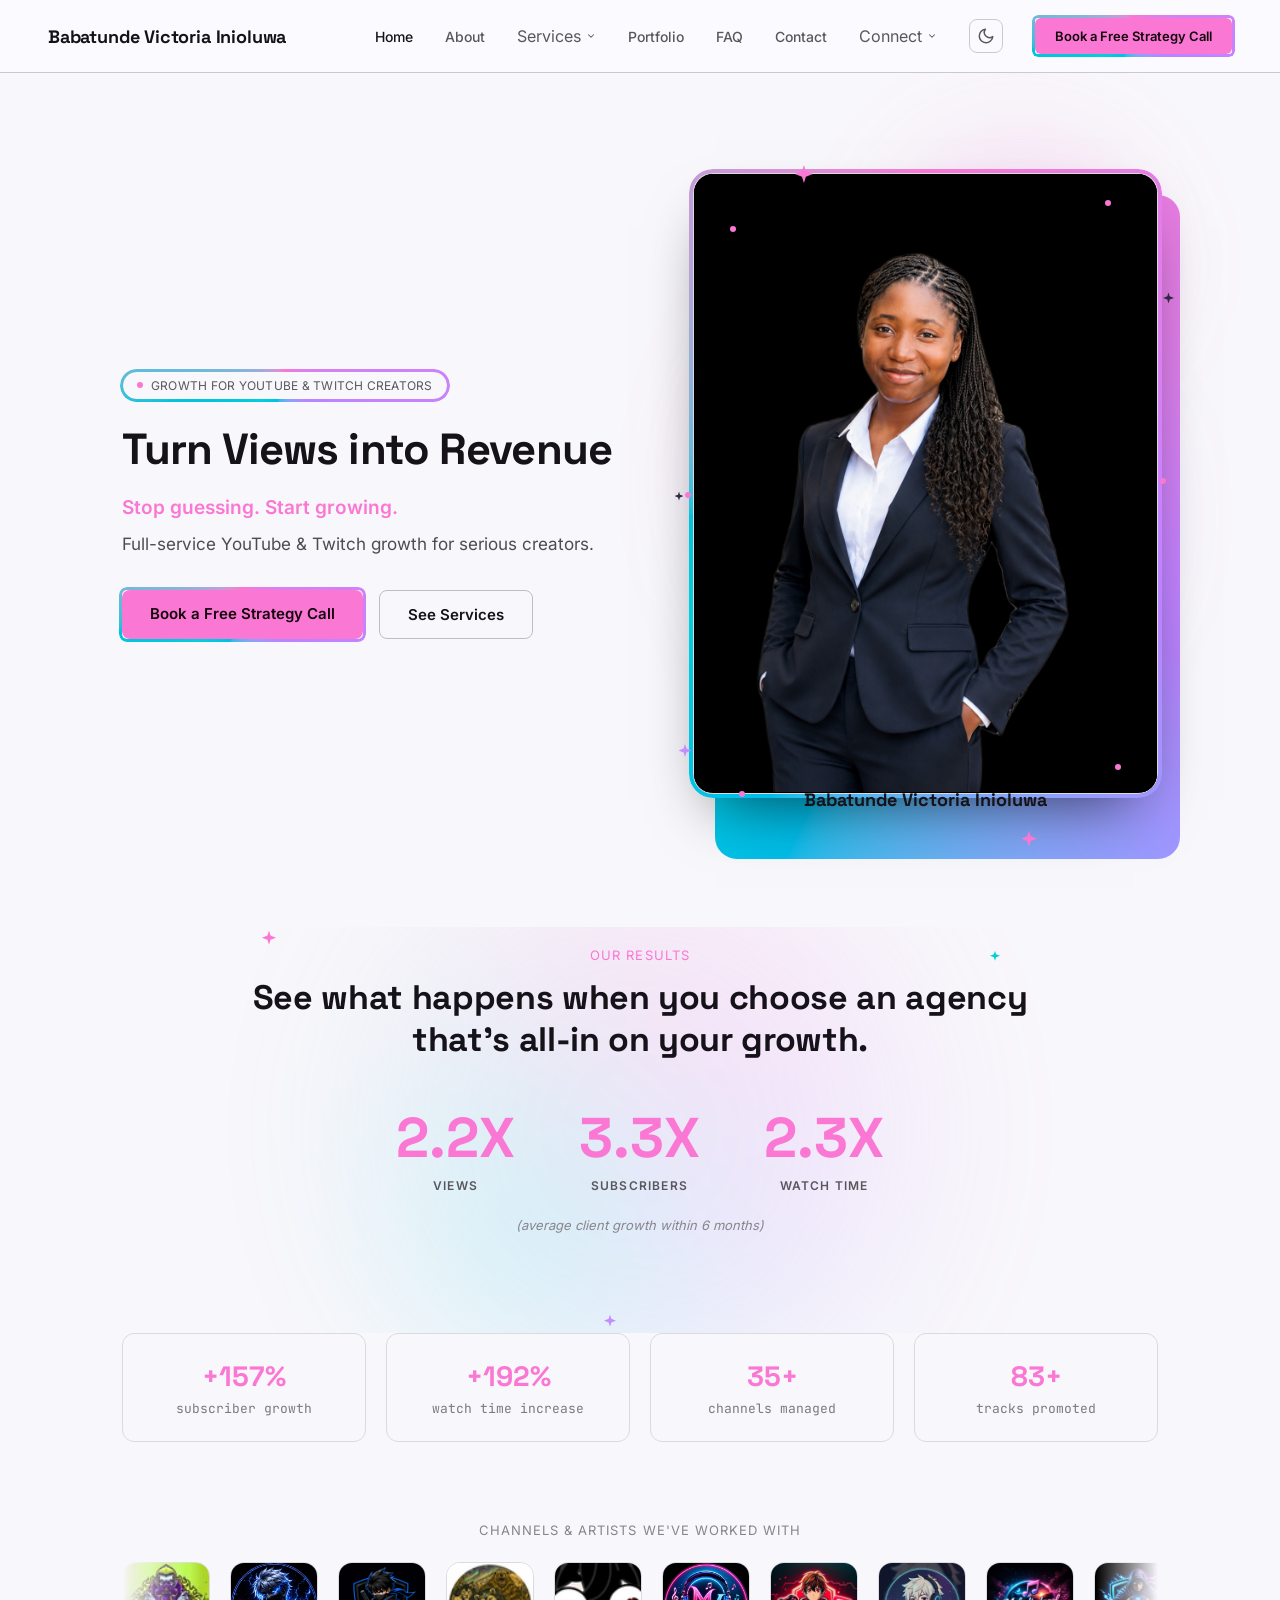
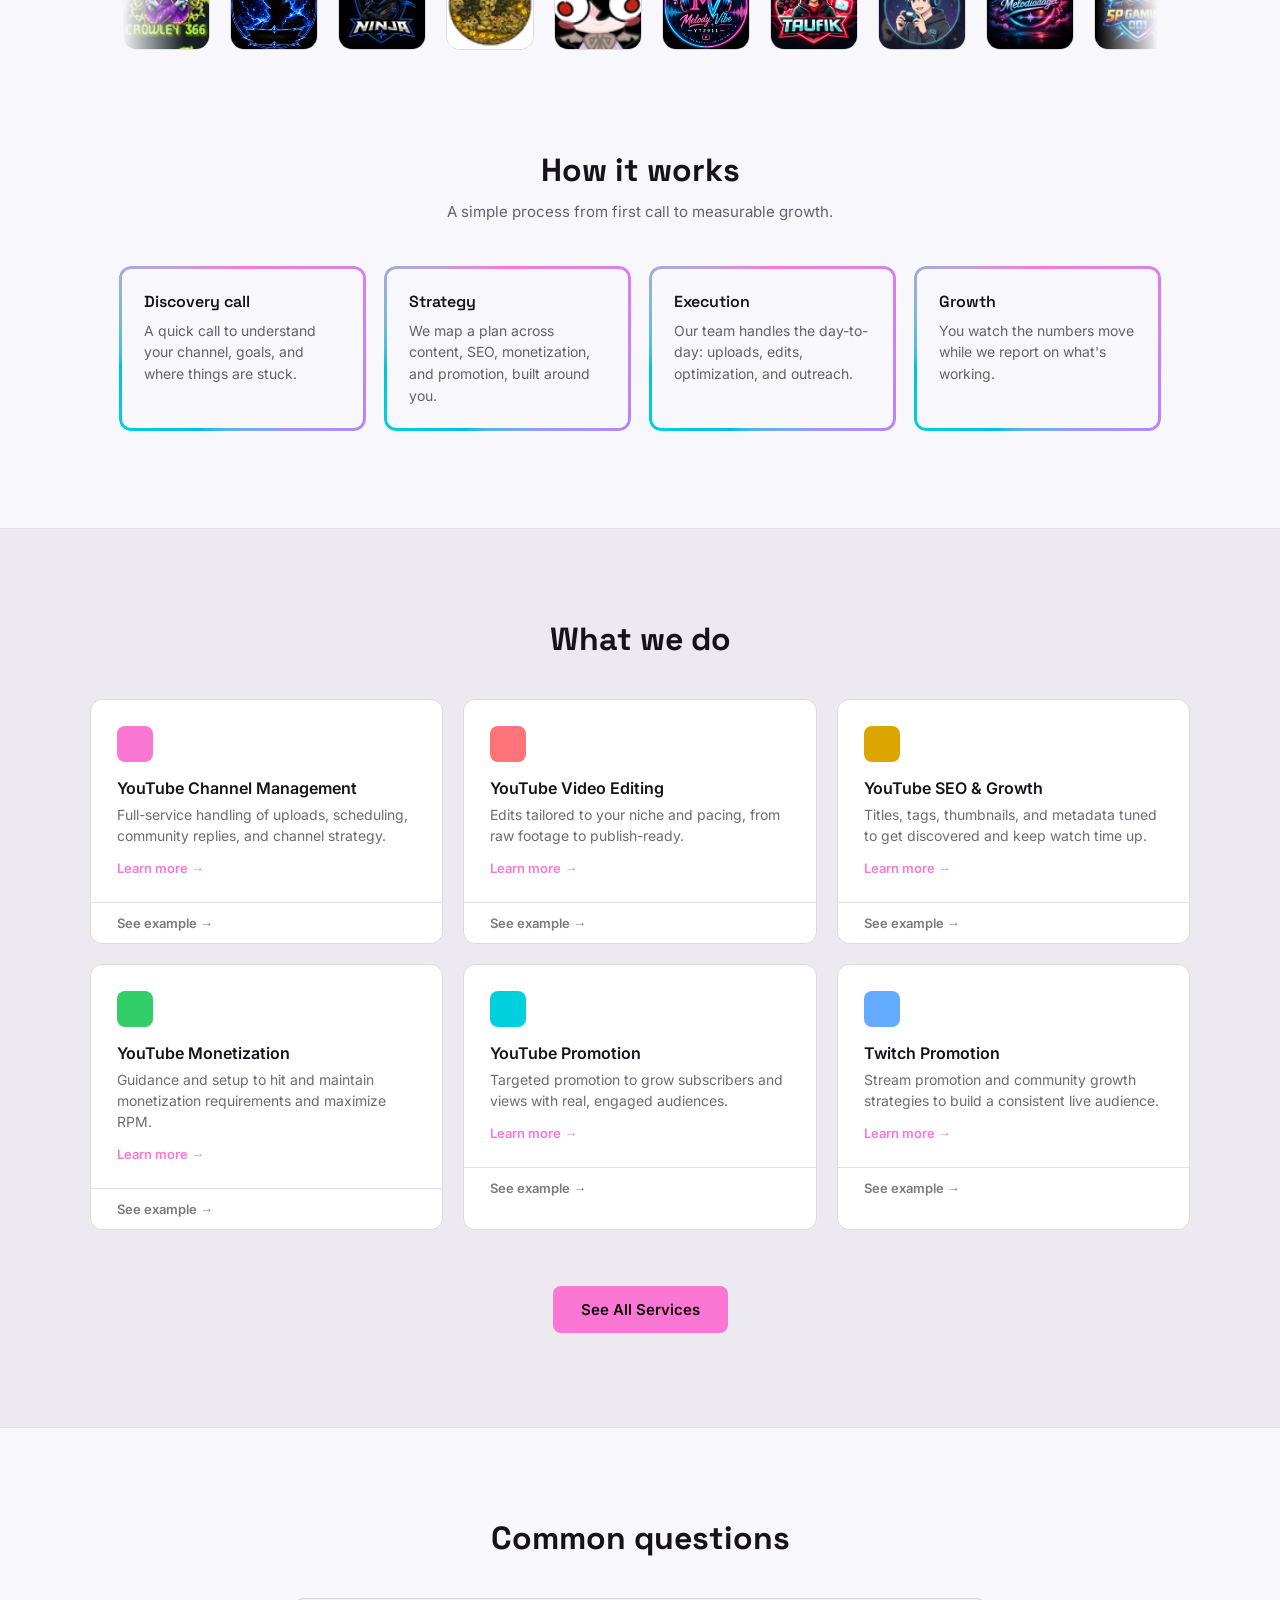
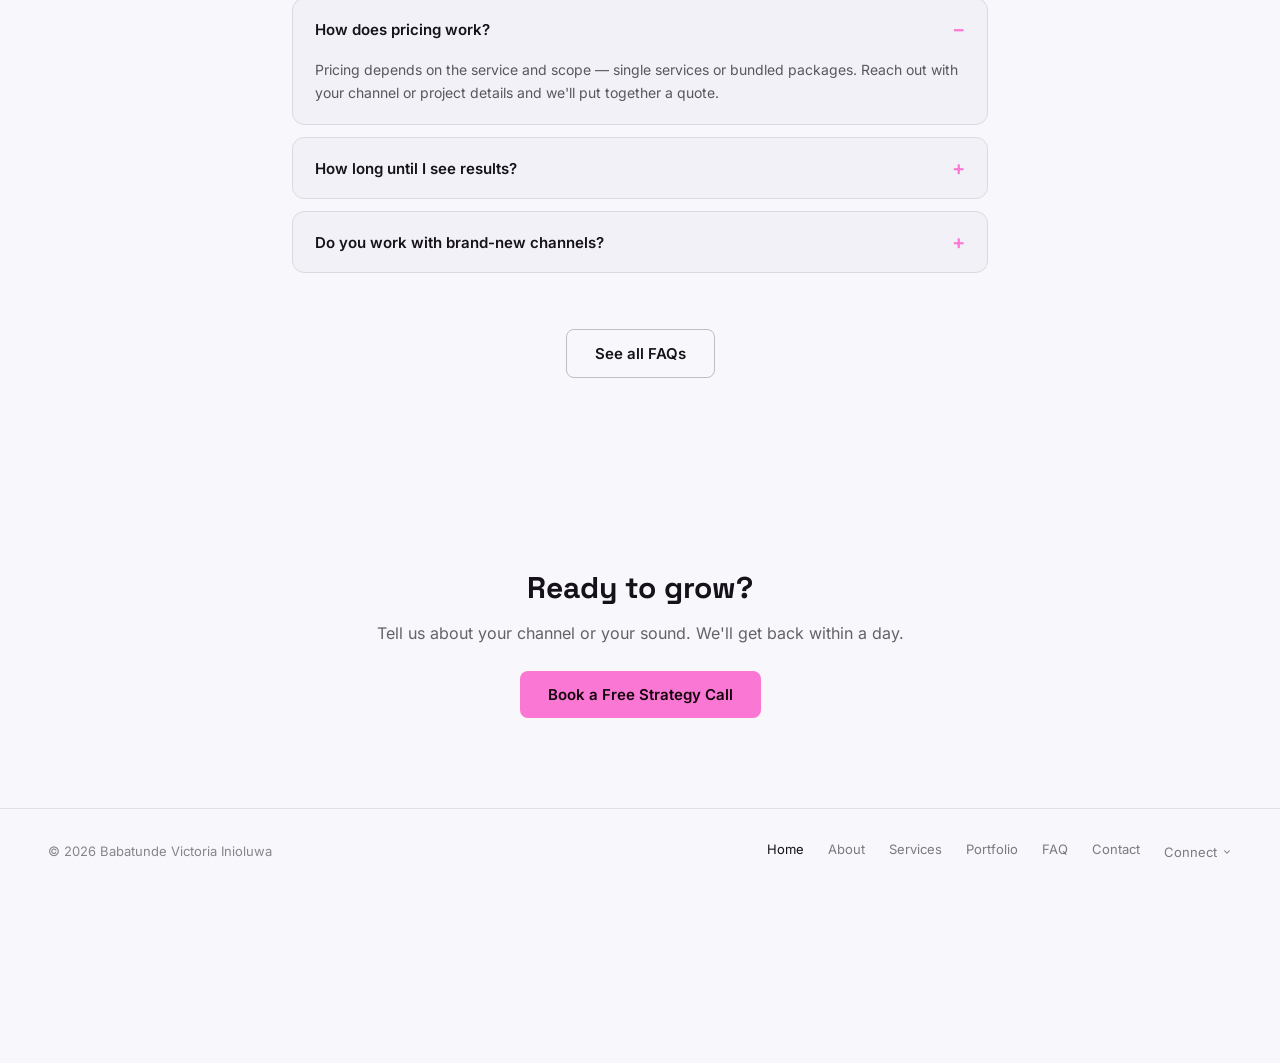
<file: index.html>
<!doctype html>
<html lang="en">
<head>
<meta charset="utf-8">
<script>
(function () {
  try {
    var t = localStorage.getItem('theme');
    if (!t) {
      t = (window.matchMedia && window.matchMedia('(prefers-color-scheme: light)').matches) ? 'light' : 'dark';
    }
    if (t === 'light') document.documentElement.setAttribute('data-theme', 'light');
  } catch (e) {}
})();
</script>
<meta name="viewport" content="width=device-width, initial-scale=1">
<link rel="icon" href="./favicon-32.png" type="image/png">
<title>Babatunde Victoria Inioluwa — Growth for YouTube &amp; Twitch Creators</title>
<meta name="description" content="Channel management, video editing, SEO, monetization, and music promotion for YouTube and Twitch creators.">
<link rel="stylesheet" href="assets/css/fonts.css">
<link rel="stylesheet" href="assets/css/styles.css">
</head>
<body>

<header class="site-nav">
  <a href="index.html" class="brand">Babatunde <span>Victoria</span> Inioluwa</a>
  <div class="nav-right">
    <nav class="nav-links">
      <a href="index.html" class="nav-link active">Home</a>
      <a href="about.html" class="nav-link">About</a>
      <div class="nav-dropdown-wrap">
        <button type="button" class="nav-link nav-dropdown-trigger" data-dropdown-trigger aria-expanded="false" aria-haspopup="true">
          Services
          <svg class="nav-caret" width="10" height="10" viewBox="0 0 24 24" fill="none" stroke="currentColor" stroke-width="2.5" stroke-linecap="round" stroke-linejoin="round" aria-hidden="true"><polyline points="6 9 12 15 18 9"></polyline></svg>
        </button>
        <div class="nav-dropdown" data-dropdown-panel>
        <a href="services.html#svc-channel-management" class="nav-dropdown-link">YouTube Channel Management</a>
        <a href="services.html#svc-video-editing" class="nav-dropdown-link">YouTube Video Editing</a>
        <a href="services.html#svc-seo-growth" class="nav-dropdown-link">YouTube SEO &amp; Growth</a>
        <a href="services.html#svc-monetization" class="nav-dropdown-link">YouTube Monetization</a>
        <a href="services.html#svc-youtube-promotion" class="nav-dropdown-link">YouTube Promotion</a>
        <a href="services.html#svc-twitch-promotion" class="nav-dropdown-link">Twitch Promotion</a>
        <a href="services.html#svc-music-promotion" class="nav-dropdown-link">Music Promotion</a>
        <a href="services.html#svc-songwriting" class="nav-dropdown-link">Songwriting</a>
        <a href="services.html#svc-press-release" class="nav-dropdown-link">Press Release</a>
          <a href="services.html" class="nav-dropdown-link nav-dropdown-all">See all services &rarr;</a>
        </div>
      </div>
      <a href="portfolio.html" class="nav-link">Portfolio</a>
      <a href="faq.html" class="nav-link">FAQ</a>
      <a href="contact.html" class="nav-link">Contact</a>
      <div class="nav-dropdown-wrap header-connect-wrap">
        <button type="button" class="nav-link nav-dropdown-trigger" data-dropdown-trigger aria-expanded="false" aria-haspopup="true">
          Connect
          <svg class="nav-caret" width="10" height="10" viewBox="0 0 24 24" fill="none" stroke="currentColor" stroke-width="2.5" stroke-linecap="round" stroke-linejoin="round" aria-hidden="true"><polyline points="6 9 12 15 18 9"></polyline></svg>
        </button>
        <div class="nav-dropdown" data-dropdown-panel>
          <a href="https://www.linkedin.com/in/babatunde-victoria-a283833b3/" class="nav-dropdown-link footer-social-dropdown-link" target="_blank" rel="noopener noreferrer">
            <svg class="footer-social-icon" viewBox="0 0 24 24" fill="none" stroke="currentColor" stroke-width="1.8" stroke-linecap="round" stroke-linejoin="round" aria-hidden="true"><path d="M6.5 8.5v10"/><circle cx="6.5" cy="5.2" r="1.1" fill="currentColor" stroke="none"/><path d="M11 18.5v-6.2a2.3 2.3 0 0 1 4.6 0v6.2"/><path d="M11 18.5v-6.2"/></svg>
            LinkedIn
          </a>
          <a href=https://www.fiverr.com/inioluwa_100 class="nav-dropdown-link footer-social-dropdown-link" target="_blank" rel="noopener noreferrer">
            <svg class="footer-social-icon" viewBox="0 0 24 24" fill="none" stroke="currentColor" stroke-width="1.8" stroke-linecap="round" stroke-linejoin="round" aria-hidden="true"><rect x="4" y="9" width="16" height="11" rx="2"/><path d="M8 9V7a2 2 0 0 1 2-2h4a2 2 0 0 1 2 2v2"/></svg>
            Fiverr
          </a>
          <button type="button" class="nav-dropdown-link footer-social-dropdown-link" data-discord-copy="victoria048713">
            <svg class="footer-social-icon" viewBox="0 0 24 24" fill="none" stroke="currentColor" stroke-width="1.8" stroke-linecap="round" stroke-linejoin="round" aria-hidden="true"><path d="M7 8.2c3.2-1.1 6.8-1.1 10 0"/><path d="M6.2 9.3c-1.4 3-1.6 5.9-.9 8.3 1.5.8 2.9 1.3 4.2 1.5l.8-1.5"/><path d="M17.8 9.3c1.4 3 1.6 5.9.9 8.3-1.5.8-2.9 1.3-4.2 1.5l-.8-1.5"/><circle cx="9" cy="13.2" r=".9" fill="currentColor" stroke="none"/><circle cx="15" cy="13.2" r=".9" fill="currentColor" stroke="none"/></svg>
            <span data-discord-label>victoria048713</span>
          </button>
          <a href="mailto:babatundevictoria300@gmail.com" class="nav-dropdown-link footer-social-dropdown-link">
            <svg class="footer-social-icon" viewBox="0 0 24 24" fill="none" stroke="currentColor" stroke-width="1.8" stroke-linecap="round" stroke-linejoin="round" aria-hidden="true"><rect x="3" y="5" width="18" height="14" rx="2"/><path d="m4 7 8 6 8-6"/></svg>
            Gmail
          </a>
        </div>
      </div>
    </nav>
    <button type="button" class="theme-toggle" data-theme-toggle aria-label="Switch to light mode">
      <svg class="icon-sun" width="18" height="18" viewBox="0 0 24 24" fill="none" stroke="currentColor" stroke-width="2" stroke-linecap="round" stroke-linejoin="round" aria-hidden="true"><circle cx="12" cy="12" r="4"></circle><path d="M12 2v2M12 20v2M4.93 4.93l1.41 1.41M17.66 17.66l1.41 1.41M2 12h2M20 12h2M4.93 19.07l1.41-1.41M17.66 6.34l1.41-1.41"></path></svg>
      <svg class="icon-moon" width="18" height="18" viewBox="0 0 24 24" fill="none" stroke="currentColor" stroke-width="2" stroke-linecap="round" stroke-linejoin="round" aria-hidden="true"><path d="M21 12.79A9 9 0 1111.21 3 7 7 0 0021 12.79z"></path></svg>
    </button>
    <a href="contact.html" class="nav-cta glow-border">Book a Free Strategy Call</a>
  </div>
  <button type="button" class="nav-toggle" data-nav-toggle aria-label="Toggle menu" aria-expanded="false"><span></span></button>
</header>

<main>
  <section class="hero">
    <div class="hero-glow" aria-hidden="true"></div>
    <div class="hero-grid">
      <div class="hero-copy">
        <div class="badge glow-border"><span class="badge-dot" aria-hidden="true"></span>GROWTH FOR YOUTUBE &amp; TWITCH CREATORS</div>
        <h1>Turn Views into Revenue</h1>
        <p class="hero-subheading">Stop guessing. Start growing.</p>
        <p class="hero-subtext">Full-service YouTube &amp; Twitch growth for serious creators.</p>
        <div class="hero-actions">
          <a href="contact.html" class="btn btn-primary glow-border">Book a Free Strategy Call</a>
          <a href="services.html" class="btn btn-secondary">See Services</a>
        </div>
      </div>
      <div class="hero-photo">
        <div class="photo-aurora" aria-hidden="true"></div>
        <div class="hero-photo-frame">
          <div class="hero-photo-frame-inner">
            <img src="assets/images/founder-photo-new.png" alt="Founder of Babatunde Victoria Inioluwa">
          </div>
        </div>
        <span class="sparkle sparkle-1" aria-hidden="true"></span>
        <span class="sparkle sparkle-2" aria-hidden="true"></span>
        <span class="sparkle sparkle-3" aria-hidden="true"></span>
        <span class="sparkle sparkle-4" aria-hidden="true"></span>
        <span class="sparkle sparkle-5" aria-hidden="true"></span>
        <span class="spark-particle spark-1" aria-hidden="true"></span>
        <span class="spark-particle spark-2" aria-hidden="true"></span>
        <span class="spark-particle spark-3" aria-hidden="true"></span>
        <span class="spark-particle spark-4" aria-hidden="true"></span>
        <span class="spark-particle spark-5" aria-hidden="true"></span>
        <span class="spark-particle spark-6" aria-hidden="true"></span>
        <div class="hero-photo-name">Babatunde Victoria Inioluwa</div>
      </div>
    </div>
  </section>

  <section class="results-wrap">
    <div class="results-glow" aria-hidden="true"></div>
    <span class="sparkle results-sparkle-1" aria-hidden="true"></span>
    <span class="sparkle results-sparkle-2" aria-hidden="true"></span>
    <span class="sparkle results-sparkle-3" aria-hidden="true"></span>
    <div class="results-content">
      <div class="eyebrow eyebrow-center">OUR RESULTS</div>
      <h2 class="results-title">See what happens when you choose an agency that's all-in on your growth.</h2>
      <!-- Illustrative example figures, not verified client results — swap in real numbers when available. -->
      <div class="results-grid">
        <div class="reveal-up">
          <div class="result-number">2.5X</div>
          <div class="result-label">VIEWS</div>
        </div>
        <div class="reveal-up">
          <div class="result-number">3.8X</div>
          <div class="result-label">SUBSCRIBERS</div>
        </div>
        <div class="reveal-up">
          <div class="result-number">2.6X</div>
          <div class="result-label">WATCH TIME</div>
        </div>
      </div>
      <div class="results-note">(average client growth within 6 months)</div>
    </div>
  </section>

  <!-- Illustrative example figures, not verified client results — swap in real numbers when available. -->
  <section class="stats-grid">
    <div class="stat-card reveal-up">
      <div class="stat-number">+180%</div>
      <div class="stat-label">subscriber growth</div>
    </div>
    <div class="stat-card reveal-up">
      <div class="stat-number">+220%</div>
      <div class="stat-label">watch time increase</div>
    </div>
    <div class="stat-card reveal-up">
      <div class="stat-number">40+</div>
      <div class="stat-label">channels managed</div>
    </div>
    <div class="stat-card reveal-up">
      <div class="stat-number">95+</div>
      <div class="stat-label">tracks promoted</div>
    </div>
  </section>

  <section class="logos-wrap">
    <div class="logos-label">CHANNELS &amp; ARTISTS WE'VE WORKED WITH</div>
    <div class="logos-viewport">
      <div class="logos-track">
        <div class="logo-slot"><img src="assets/images/logos/logo-crowley366.jpeg" alt="Crowley 366"></div>
        <div class="logo-slot"><img src="assets/images/logos/logo-lightning-ninja.jpg" alt="Client channel logo"></div>
        <div class="logo-slot"><img src="assets/images/logos/logo-ninja-shield.jpg" alt="Ninja client logo"></div>
        <div class="logo-slot"><img src="assets/images/logos/logo-kaji.png" alt="Kaji client logo"></div>
        <div class="logo-slot"><img src="assets/images/logos/logo-wicked.png" alt="Wicked client logo"></div>
        <div class="logo-slot"><img src="assets/images/logos/logo-melodyvibe.jpg" alt="Melody Vibe"></div>
        <div class="logo-slot"><img src="assets/images/logos/logo-taufik.jpg" alt="Taufik"></div>
        <div class="logo-slot"><img src="assets/images/logos/logo-animeboy-blue.jpg" alt="Client channel logo"></div>
        <div class="logo-slot"><img src="assets/images/logos/logo-melodiadagel.jpg" alt="Melodiadagel"></div>
        <div class="logo-slot"><img src="assets/images/logos/logo-spgaming001.jpg" alt="SP Gaming 001"></div>
        <div class="logo-slot"><img src="assets/images/logos/logo-katya.jpg" alt="Katya"></div>
        <div class="logo-slot"><img src="assets/images/logos/logo-emilyarmstrong.jpg" alt="Emily Armstrong"></div>
        <div class="logo-slot"><img src="assets/images/logos/logo-mdmusic.jpg" alt="MD Music"></div>
        <div class="logo-slot"><img src="assets/images/logos/logo-animeboy-chibi.jpg" alt="Client channel logo"></div>
        <div class="logo-slot"><img src="assets/images/logos/logo-ranivides.jpg" alt="Rani Vides"></div>
        <div class="logo-slot" aria-hidden="true"><img src="assets/images/logos/logo-crowley366.jpeg" alt="" aria-hidden="true"></div>
        <div class="logo-slot" aria-hidden="true"><img src="assets/images/logos/logo-lightning-ninja.jpg" alt="" aria-hidden="true"></div>
        <div class="logo-slot" aria-hidden="true"><img src="assets/images/logos/logo-ninja-shield.jpg" alt="" aria-hidden="true"></div>
        <div class="logo-slot" aria-hidden="true"><img src="assets/images/logos/logo-kaji.png" alt="" aria-hidden="true"></div>
        <div class="logo-slot" aria-hidden="true"><img src="assets/images/logos/logo-wicked.png" alt="" aria-hidden="true"></div>
        <div class="logo-slot" aria-hidden="true"><img src="assets/images/logos/logo-melodyvibe.jpg" alt="" aria-hidden="true"></div>
        <div class="logo-slot" aria-hidden="true"><img src="assets/images/logos/logo-taufik.jpg" alt="" aria-hidden="true"></div>
        <div class="logo-slot" aria-hidden="true"><img src="assets/images/logos/logo-animeboy-blue.jpg" alt="" aria-hidden="true"></div>
        <div class="logo-slot" aria-hidden="true"><img src="assets/images/logos/logo-melodiadagel.jpg" alt="" aria-hidden="true"></div>
        <div class="logo-slot" aria-hidden="true"><img src="assets/images/logos/logo-spgaming001.jpg" alt="" aria-hidden="true"></div>
        <div class="logo-slot" aria-hidden="true"><img src="assets/images/logos/logo-katya.jpg" alt="" aria-hidden="true"></div>
        <div class="logo-slot" aria-hidden="true"><img src="assets/images/logos/logo-emilyarmstrong.jpg" alt="" aria-hidden="true"></div>
        <div class="logo-slot" aria-hidden="true"><img src="assets/images/logos/logo-mdmusic.jpg" alt="" aria-hidden="true"></div>
        <div class="logo-slot" aria-hidden="true"><img src="assets/images/logos/logo-animeboy-chibi.jpg" alt="" aria-hidden="true"></div>
        <div class="logo-slot" aria-hidden="true"><img src="assets/images/logos/logo-ranivides.jpg" alt="" aria-hidden="true"></div>
      </div>
    </div>
  </section>

  <section class="steps-wrap">
    <h2>How it works</h2>
    <p class="steps-sub">A simple process from first call to measurable growth.</p>
    <div class="steps-grid">
      <div class="step reveal-up glow-border">
        <div class="step-title">Discovery call</div>
        <div class="step-desc">A quick call to understand your channel, goals, and where things are stuck.</div>
      </div>
      <div class="step reveal-up glow-border">
        <div class="step-title">Strategy</div>
        <div class="step-desc">We map a plan across content, SEO, monetization, and promotion, built around you.</div>
      </div>
      <div class="step reveal-up glow-border">
        <div class="step-title">Execution</div>
        <div class="step-desc">Our team handles the day-to-day: uploads, edits, optimization, and outreach.</div>
      </div>
      <div class="step reveal-up glow-border">
        <div class="step-title">Growth</div>
        <div class="step-desc">You watch the numbers move while we report on what's working.</div>
      </div>
    </div>
  </section>

  <section class="section-raised">
    <div class="section-raised-inner">
      <h2>What we do</h2>
      <div class="cards-3">
        <div class="svc-card-wrap reveal-up glow-border glow-border-hover">
          <a class="svc-card" href="services.html#svc-channel-management">
            <div class="svc-icon" style="background:oklch(0.75 0.19 340);"></div>
            <div class="svc-title">YouTube Channel Management</div>
            <div class="svc-desc">Full-service handling of uploads, scheduling, community replies, and channel strategy.</div>
            <div class="svc-card-cta">Learn more &rarr;</div>
          </a>
          <a class="svc-card-example" href="portfolio.html#case-channel-management">See example &rarr;</a>
        </div>
        <div class="svc-card-wrap reveal-up glow-border glow-border-hover">
          <a class="svc-card" href="services.html#svc-video-editing">
            <div class="svc-icon" style="background:oklch(0.75 0.19 20);"></div>
            <div class="svc-title">YouTube Video Editing</div>
            <div class="svc-desc">Edits tailored to your niche and pacing, from raw footage to publish-ready.</div>
            <div class="svc-card-cta">Learn more &rarr;</div>
          </a>
          <a class="svc-card-example" href="portfolio.html#case-channel-management">See example &rarr;</a>
        </div>
        <div class="svc-card-wrap reveal-up glow-border glow-border-hover">
          <a class="svc-card" href="services.html#svc-seo-growth">
            <div class="svc-icon" style="background:oklch(0.75 0.19 90);"></div>
            <div class="svc-title">YouTube SEO &amp; Growth</div>
            <div class="svc-desc">Titles, tags, thumbnails, and metadata tuned to get discovered and keep watch time up.</div>
            <div class="svc-card-cta">Learn more &rarr;</div>
          </a>
          <a class="svc-card-example" href="portfolio.html#case-channel-management">See example &rarr;</a>
        </div>
        <div class="svc-card-wrap reveal-up glow-border glow-border-hover">
          <a class="svc-card" href="services.html#svc-monetization">
            <div class="svc-icon" style="background:oklch(0.75 0.19 150);"></div>
            <div class="svc-title">YouTube Monetization</div>
            <div class="svc-desc">Guidance and setup to hit and maintain monetization requirements and maximize RPM.</div>
            <div class="svc-card-cta">Learn more &rarr;</div>
          </a>
          <a class="svc-card-example" href="portfolio.html#case-monetization">See example &rarr;</a>
        </div>
        <div class="svc-card-wrap reveal-up glow-border glow-border-hover">
          <a class="svc-card" href="services.html#svc-youtube-promotion">
            <div class="svc-icon" style="background:oklch(0.75 0.19 200);"></div>
            <div class="svc-title">YouTube Promotion</div>
            <div class="svc-desc">Targeted promotion to grow subscribers and views with real, engaged audiences.</div>
            <div class="svc-card-cta">Learn more &rarr;</div>
          </a>
          <a class="svc-card-example" href="portfolio.html#case-channel-management">See example &rarr;</a>
        </div>
        <div class="svc-card-wrap reveal-up glow-border glow-border-hover">
          <a class="svc-card" href="services.html#svc-twitch-promotion">
            <div class="svc-icon" style="background:oklch(0.75 0.19 260);"></div>
            <div class="svc-title">Twitch Promotion</div>
            <div class="svc-desc">Stream promotion and community growth strategies to build a consistent live audience.</div>
            <div class="svc-card-cta">Learn more &rarr;</div>
          </a>
          <a class="svc-card-example" href="portfolio.html#case-twitch">See example &rarr;</a>
        </div>
      </div>
      <div class="center-cta">
        <a href="services.html" class="btn btn-primary shine-cta">See All Services</a>
      </div>
    </div>
  </section>

  <section class="faq-preview-wrap">
    <h2>Common questions</h2>
    <div class="faq-list">
      <div class="faq-item reveal-up" data-open="true">
        <button type="button" class="faq-question" aria-expanded="true">
          <span>How does pricing work?</span>
          <span class="faq-symbol">−</span>
        </button>
        <div class="faq-answer">Pricing depends on the service and scope — single services or bundled packages. Reach out with your channel or project details and we'll put together a quote.</div>
      </div>
      <div class="faq-item reveal-up" data-open="false">
        <button type="button" class="faq-question" aria-expanded="false">
          <span>How long until I see results?</span>
          <span class="faq-symbol">+</span>
        </button>
        <div class="faq-answer">It varies by service and starting point. Channel growth and SEO typically show movement within 4-8 weeks; monetization setup and press releases move faster.</div>
      </div>
      <div class="faq-item reveal-up" data-open="false">
        <button type="button" class="faq-question" aria-expanded="false">
          <span>Do you work with brand-new channels?</span>
          <span class="faq-symbol">+</span>
        </button>
        <div class="faq-answer">Yes. We work with creators at every stage, from brand new to established channels looking to scale.</div>
      </div>
    </div>
    <div class="center-cta">
      <a href="faq.html" class="btn btn-secondary">See all FAQs</a>
    </div>
  </section>

  <section class="cta-section">
    <h2>Ready to grow?</h2>
    <p>Tell us about your channel or your sound. We'll get back within a day.</p>
    <a href="contact.html" class="btn btn-primary">Book a Free Strategy Call</a>
  </section>
</main>

<footer class="site-footer">
  <div class="footer-copy">© 2026 Babatunde Victoria Inioluwa</div>
  <nav class="footer-links">
    <a href="index.html" class="footer-link active">Home</a>
    <a href="about.html" class="footer-link">About</a>
    <a href="services.html" class="footer-link">Services</a>
    <a href="portfolio.html" class="footer-link">Portfolio</a>
    <a href="faq.html" class="footer-link">FAQ</a>
    <a href="contact.html" class="footer-link">Contact</a>
    <div class="nav-dropdown-wrap footer-dropdown-wrap">
      <button type="button" class="footer-link nav-dropdown-trigger" data-dropdown-trigger aria-expanded="false" aria-haspopup="true">
        Connect
        <svg class="nav-caret" width="10" height="10" viewBox="0 0 24 24" fill="none" stroke="currentColor" stroke-width="2.5" stroke-linecap="round" stroke-linejoin="round" aria-hidden="true"><polyline points="6 9 12 15 18 9"></polyline></svg>
      </button>
      <div class="nav-dropdown footer-nav-dropdown" data-dropdown-panel>
        <a href="https://www.linkedin.com/in/babatunde-victoria-a283833b3/" class="nav-dropdown-link footer-social-dropdown-link" target="_blank" rel="noopener noreferrer">
          <svg class="footer-social-icon" viewBox="0 0 24 24" fill="none" stroke="currentColor" stroke-width="1.8" stroke-linecap="round" stroke-linejoin="round" aria-hidden="true"><path d="M6.5 8.5v10"/><circle cx="6.5" cy="5.2" r="1.1" fill="currentColor" stroke="none"/><path d="M11 18.5v-6.2a2.3 2.3 0 0 1 4.6 0v6.2"/><path d="M11 18.5v-6.2"/></svg>
          LinkedIn
        </a>
        <a href="https://www.fiverr.com/users/inioluwa_100" class="nav-dropdown-link footer-social-dropdown-link" target="_blank" rel="noopener noreferrer">
          <svg class="footer-social-icon" viewBox="0 0 24 24" fill="none" stroke="currentColor" stroke-width="1.8" stroke-linecap="round" stroke-linejoin="round" aria-hidden="true"><rect x="4" y="9" width="16" height="11" rx="2"/><path d="M8 9V7a2 2 0 0 1 2-2h4a2 2 0 0 1 2 2v2"/></svg>
          Fiverr
        </a>
        <button type="button" class="nav-dropdown-link footer-social-dropdown-link" data-discord-copy="victoria048713">
          <svg class="footer-social-icon" viewBox="0 0 24 24" fill="none" stroke="currentColor" stroke-width="1.8" stroke-linecap="round" stroke-linejoin="round" aria-hidden="true"><path d="M7 8.2c3.2-1.1 6.8-1.1 10 0"/><path d="M6.2 9.3c-1.4 3-1.6 5.9-.9 8.3 1.5.8 2.9 1.3 4.2 1.5l.8-1.5"/><path d="M17.8 9.3c1.4 3 1.6 5.9.9 8.3-1.5.8-2.9 1.3-4.2 1.5l-.8-1.5"/><circle cx="9" cy="13.2" r=".9" fill="currentColor" stroke="none"/><circle cx="15" cy="13.2" r=".9" fill="currentColor" stroke="none"/></svg>
          <span data-discord-label>victoria048713</span>
        </button>
        <a href="mailto:babatundevictoria300@gmail.com" class="nav-dropdown-link footer-social-dropdown-link">
          <svg class="footer-social-icon" viewBox="0 0 24 24" fill="none" stroke="currentColor" stroke-width="1.8" stroke-linecap="round" stroke-linejoin="round" aria-hidden="true"><rect x="3" y="5" width="18" height="14" rx="2"/><path d="m4 7 8 6 8-6"/></svg>
          Gmail
        </a><!--Start of Tawk.to Script-->
<script type="text/javascript">
var Tawk_API=Tawk_API||{}, Tawk_LoadStart=new Date();
(function(){
var s1=document.createElement("script"),s0=document.getElementsByTagName("script")[0];
s1.async=true;
s1.src='https://embed.tawk.to/6a815f44e687441d49b8e4a1/1k04lo9rr';
s1.charset='UTF-8';
s1.setAttribute('crossorigin','*');
s0.parentNode.insertBefore(s1,s0);
})();
</script>
<!--End of Tawk.to Script-->
  </nav>
</footer>

<script src="assets/js/main.js"></script>
</body>
</html>
</file>
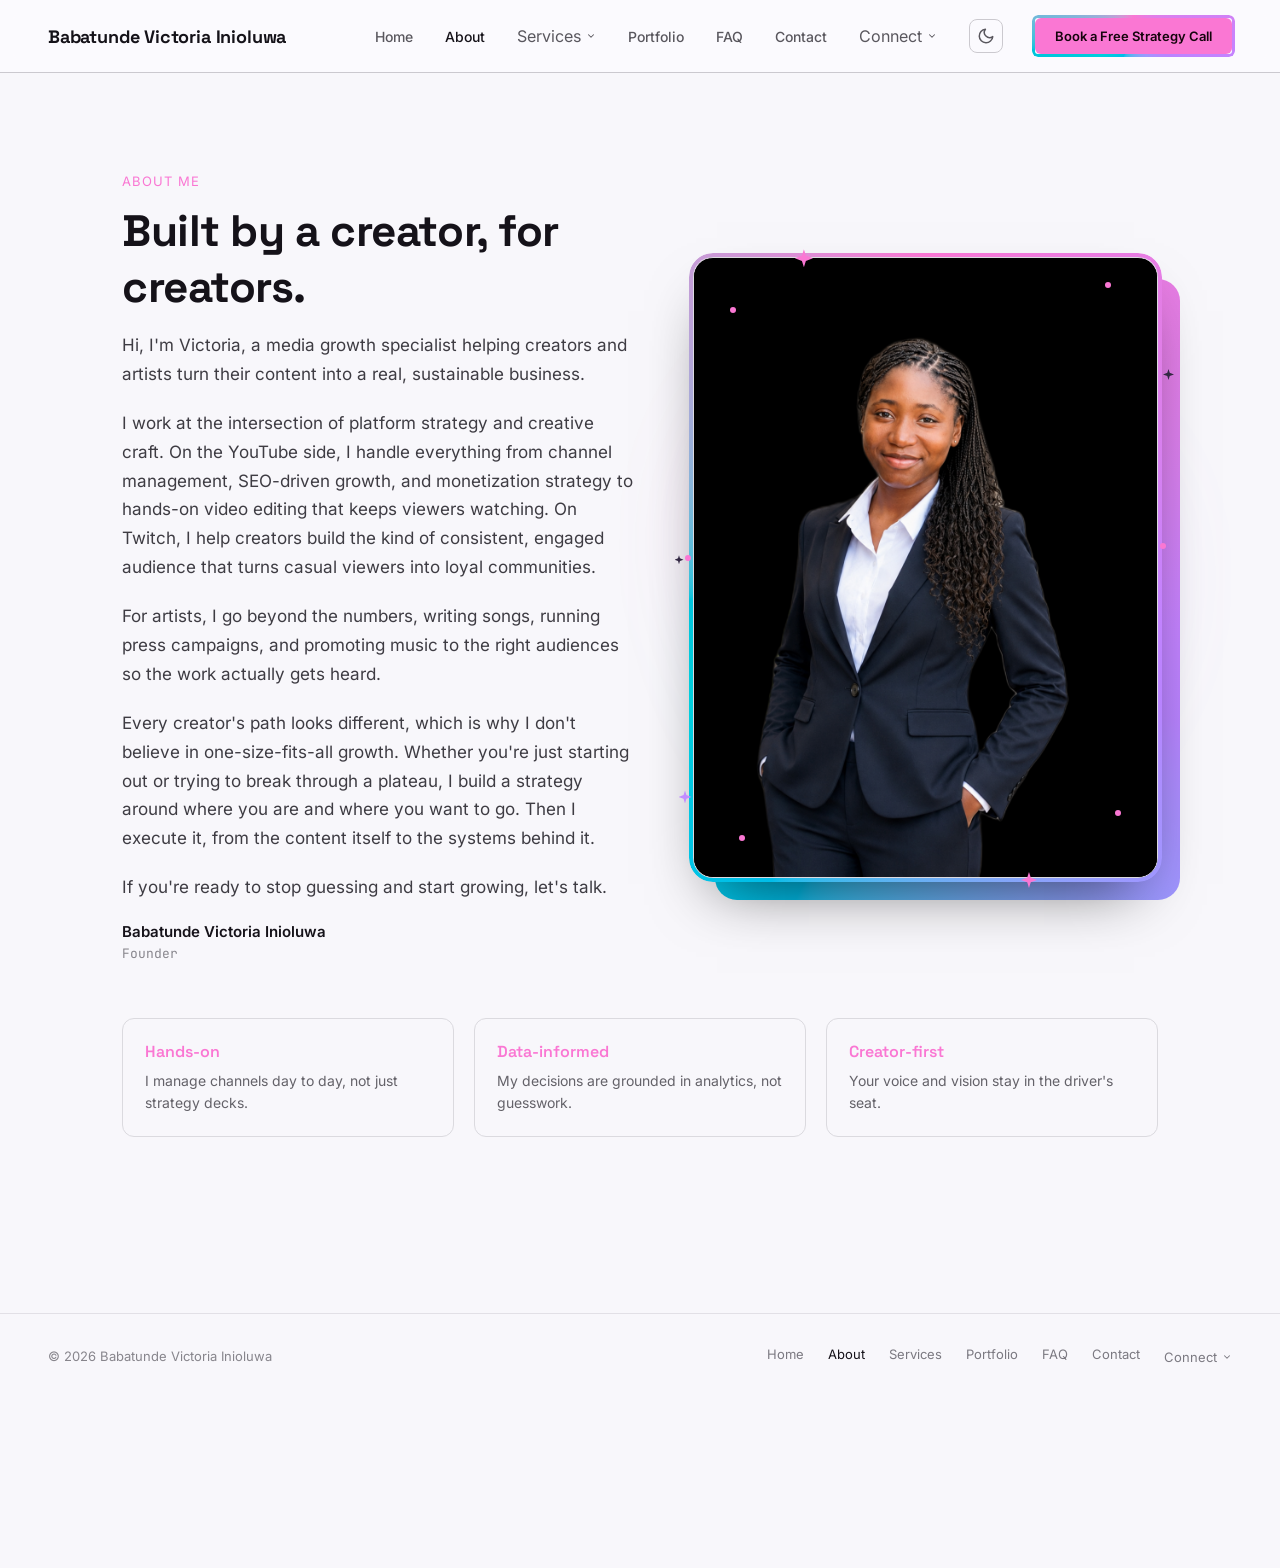
<file: about.html>
<!doctype html>
<html lang="en">
<head>
<meta charset="utf-8">
<script>
(function () {
  try {
    var t = localStorage.getItem('theme');
    if (!t) {
      t = (window.matchMedia && window.matchMedia('(prefers-color-scheme: light)').matches) ? 'light' : 'dark';
    }
    if (t === 'light') document.documentElement.setAttribute('data-theme', 'light');
  } catch (e) {}
})();
</script>
<meta name="viewport" content="width=device-width, initial-scale=1">
<link rel="icon" href="./favicon-32.png" type="image/png">   
<title>About — Babatunde Victoria Inioluwa</title>
<meta name="description" content=" I'm Victoria, a media growth specialist helping YouTube creators, Twitch streamers, and musicians grow, monetize, and get heard. From channel strategy and SEO to video editing, songwriting, and press promotion, I turn content into a real business.">
<link rel="stylesheet" href="assets/css/fonts.css">
<link rel="stylesheet" href="assets/css/styles.css">
</head>
<body>

<header class="site-nav">
  <a href="index.html" class="brand">Babatunde <span>Victoria</span> Inioluwa</a>
  <div class="nav-right">
    <nav class="nav-links">
      <a href="index.html" class="nav-link">Home</a>
      <a href="about.html" class="nav-link active">About</a>
      <div class="nav-dropdown-wrap">
        <button type="button" class="nav-link nav-dropdown-trigger" data-dropdown-trigger aria-expanded="false" aria-haspopup="true">
          Services
          <svg class="nav-caret" width="10" height="10" viewBox="0 0 24 24" fill="none" stroke="currentColor" stroke-width="2.5" stroke-linecap="round" stroke-linejoin="round" aria-hidden="true"><polyline points="6 9 12 15 18 9"></polyline></svg>
        </button>
        <div class="nav-dropdown" data-dropdown-panel>
        <a href="services.html#svc-channel-management" class="nav-dropdown-link">YouTube Channel Management</a>
        <a href="services.html#svc-video-editing" class="nav-dropdown-link">YouTube Video Editing</a>
        <a href="services.html#svc-seo-growth" class="nav-dropdown-link">YouTube SEO &amp; Growth</a>
        <a href="services.html#svc-monetization" class="nav-dropdown-link">YouTube Monetization</a>
        <a href="services.html#svc-youtube-promotion" class="nav-dropdown-link">YouTube Promotion</a>
        <a href="services.html#svc-twitch-promotion" class="nav-dropdown-link">Twitch Promotion</a>
        <a href="services.html#svc-music-promotion" class="nav-dropdown-link">Music Promotion</a>
        <a href="services.html#svc-songwriting" class="nav-dropdown-link">Songwriting</a>
        <a href="services.html#svc-press-release" class="nav-dropdown-link">Press Release</a>
          <a href="services.html" class="nav-dropdown-link nav-dropdown-all">See all services &rarr;</a>
        </div>
      </div>
      <a href="portfolio.html" class="nav-link">Portfolio</a>
      <a href="faq.html" class="nav-link">FAQ</a>
      <a href="contact.html" class="nav-link">Contact</a>
      <div class="nav-dropdown-wrap header-connect-wrap">
        <button type="button" class="nav-link nav-dropdown-trigger" data-dropdown-trigger aria-expanded="false" aria-haspopup="true">
          Connect
          <svg class="nav-caret" width="10" height="10" viewBox="0 0 24 24" fill="none" stroke="currentColor" stroke-width="2.5" stroke-linecap="round" stroke-linejoin="round" aria-hidden="true"><polyline points="6 9 12 15 18 9"></polyline></svg>
        </button>
        <div class="nav-dropdown" data-dropdown-panel>
          <a href="https://www.linkedin.com/in/babatunde-victoria-a283833b3/" class="nav-dropdown-link footer-social-dropdown-link" target="_blank" rel="noopener noreferrer">
            <svg class="footer-social-icon" viewBox="0 0 24 24" fill="none" stroke="currentColor" stroke-width="1.8" stroke-linecap="round" stroke-linejoin="round" aria-hidden="true"><path d="M6.5 8.5v10"/><circle cx="6.5" cy="5.2" r="1.1" fill="currentColor" stroke="none"/><path d="M11 18.5v-6.2a2.3 2.3 0 0 1 4.6 0v6.2"/><path d="M11 18.5v-6.2"/></svg>
            LinkedIn
          </a>
          <a href="https://www.fiverr.com/inioluwa_100" class="nav-dropdown-link footer-social-dropdown-link" target="_blank" rel="noopener noreferrer">
            <svg class="footer-social-icon" viewBox="0 0 24 24" fill="none" stroke="currentColor" stroke-width="1.8" stroke-linecap="round" stroke-linejoin="round" aria-hidden="true"><rect x="4" y="9" width="16" height="11" rx="2"/><path d="M8 9V7a2 2 0 0 1 2-2h4a2 2 0 0 1 2 2v2"/></svg>
            Fiverr
          </a>
          <button type="button" class="nav-dropdown-link footer-social-dropdown-link" data-discord-copy="victoria048713">
            <svg class="footer-social-icon" viewBox="0 0 24 24" fill="none" stroke="currentColor" stroke-width="1.8" stroke-linecap="round" stroke-linejoin="round" aria-hidden="true"><path d="M7 8.2c3.2-1.1 6.8-1.1 10 0"/><path d="M6.2 9.3c-1.4 3-1.6 5.9-.9 8.3 1.5.8 2.9 1.3 4.2 1.5l.8-1.5"/><path d="M17.8 9.3c1.4 3 1.6 5.9.9 8.3-1.5.8-2.9 1.3-4.2 1.5l-.8-1.5"/><circle cx="9" cy="13.2" r=".9" fill="currentColor" stroke="none"/><circle cx="15" cy="13.2" r=".9" fill="currentColor" stroke="none"/></svg>
            <span data-discord-label>victoria048713</span>
          </button>
          <a href="mailto:babatundevictoria300@gmail.com" class="nav-dropdown-link footer-social-dropdown-link">
            <svg class="footer-social-icon" viewBox="0 0 24 24" fill="none" stroke="currentColor" stroke-width="1.8" stroke-linecap="round" stroke-linejoin="round" aria-hidden="true"><rect x="3" y="5" width="18" height="14" rx="2"/><path d="m4 7 8 6 8-6"/></svg>
            Gmail
          </a>
        </div>
      </div>
    </nav>
    <button type="button" class="theme-toggle" data-theme-toggle aria-label="Switch to light mode">
      <svg class="icon-sun" width="18" height="18" viewBox="0 0 24 24" fill="none" stroke="currentColor" stroke-width="2" stroke-linecap="round" stroke-linejoin="round" aria-hidden="true"><circle cx="12" cy="12" r="4"></circle><path d="M12 2v2M12 20v2M4.93 4.93l1.41 1.41M17.66 17.66l1.41 1.41M2 12h2M20 12h2M4.93 19.07l1.41-1.41M17.66 6.34l1.41-1.41"></path></svg>
      <svg class="icon-moon" width="18" height="18" viewBox="0 0 24 24" fill="none" stroke="currentColor" stroke-width="2" stroke-linecap="round" stroke-linejoin="round" aria-hidden="true"><path d="M21 12.79A9 9 0 1111.21 3 7 7 0 0021 12.79z"></path></svg>
    </button>
    <a href="contact.html" class="nav-cta glow-border">Book a Free Strategy Call</a>
  </div>
  <button type="button" class="nav-toggle" data-nav-toggle aria-label="Toggle menu" aria-expanded="false"><span></span></button>
</header>

<main class="container page-head">
  <div class="hero-grid about-grid">
    <div>
      <div class="eyebrow">ABOUT ME</div>
      <h1 class="page-title">Built by a creator, for creators.</h1>
      <p class="about-lede">Hi, I'm Victoria, a media growth specialist helping creators and artists turn their content into a real, sustainable business.</p>
      <p class="about-lede">I work at the intersection of platform strategy and creative craft. On the YouTube side, I handle everything from channel management, SEO-driven growth, and monetization strategy to hands-on video editing that keeps viewers watching. On Twitch, I help creators build the kind of consistent, engaged audience that turns casual viewers into loyal communities.</p>
      <p class="about-lede">For artists, I go beyond the numbers, writing songs, running press campaigns, and promoting music to the right audiences so the work actually gets heard.</p>
      <p class="about-lede">Every creator's path looks different, which is why I don't believe in one-size-fits-all growth. Whether you're just starting out or trying to break through a plateau, I build a strategy around where you are and where you want to go. Then I execute it, from the content itself to the systems behind it.</p>
      <p class="about-lede">If you're ready to stop guessing and start growing, let's talk.</p>
      <div class="reveal-up about-signature">
        <div class="founder-name">Babatunde Victoria Inioluwa</div>
        <div class="founder-sub">Founder</div>
      </div>
    </div>
    <div class="hero-photo">
      <div class="photo-aurora" aria-hidden="true"></div>
      <div class="hero-photo-frame">
        <div class="hero-photo-frame-inner">
          <img src="assets/images/founder-photo-new.png" alt="Babatunde Victoria Inioluwa">
        </div>
      </div>
      <span class="sparkle sparkle-1" aria-hidden="true"></span>
      <span class="sparkle sparkle-2" aria-hidden="true"></span>
      <span class="sparkle sparkle-3" aria-hidden="true"></span>
      <span class="sparkle sparkle-4" aria-hidden="true"></span>
      <span class="sparkle sparkle-5" aria-hidden="true"></span>
      <span class="spark-particle spark-1" aria-hidden="true"></span>
      <span class="spark-particle spark-2" aria-hidden="true"></span>
      <span class="spark-particle spark-3" aria-hidden="true"></span>
      <span class="spark-particle spark-4" aria-hidden="true"></span>
      <span class="spark-particle spark-5" aria-hidden="true"></span>
      <span class="spark-particle spark-6" aria-hidden="true"></span>
    </div>
  </div>

  <div class="values-grid">
    <div class="value-card reveal-up glow-border glow-border-hover">
      <div class="value-title">Hands-on</div>
      <div class="value-desc">I manage channels day to day, not just strategy decks.</div>
    </div>
    <div class="value-card reveal-up glow-border glow-border-hover">
      <div class="value-title">Data-informed</div>
      <div class="value-desc">My decisions are grounded in analytics, not guesswork.</div>
    </div>
    <div class="value-card reveal-up glow-border glow-border-hover">
      <div class="value-title">Creator-first</div>
      <div class="value-desc">Your voice and vision stay in the driver's seat.</div>
    </div>
  </div>
</main>

<footer class="site-footer">
  <div class="footer-copy">© 2026 Babatunde Victoria Inioluwa</div>
  <nav class="footer-links">
    <a href="index.html" class="footer-link">Home</a>
    <a href="about.html" class="footer-link active">About</a>
    <a href="services.html" class="footer-link">Services</a>
    <a href="portfolio.html" class="footer-link">Portfolio</a>
    <a href="faq.html" class="footer-link">FAQ</a>
    <a href="contact.html" class="footer-link">Contact</a>
    <div class="nav-dropdown-wrap footer-dropdown-wrap">
      <button type="button" class="footer-link nav-dropdown-trigger" data-dropdown-trigger aria-expanded="false" aria-haspopup="true">
        Connect
        <svg class="nav-caret" width="10" height="10" viewBox="0 0 24 24" fill="none" stroke="currentColor" stroke-width="2.5" stroke-linecap="round" stroke-linejoin="round" aria-hidden="true"><polyline points="6 9 12 15 18 9"></polyline></svg>
      </button>
      <div class="nav-dropdown footer-nav-dropdown" data-dropdown-panel>
        <a href="https://www.linkedin.com/in/babatunde-victoria-a283833b3/" class="nav-dropdown-link footer-social-dropdown-link" target="_blank" rel="noopener noreferrer">
          <svg class="footer-social-icon" viewBox="0 0 24 24" fill="none" stroke="currentColor" stroke-width="1.8" stroke-linecap="round" stroke-linejoin="round" aria-hidden="true"><path d="M6.5 8.5v10"/><circle cx="6.5" cy="5.2" r="1.1" fill="currentColor" stroke="none"/><path d="M11 18.5v-6.2a2.3 2.3 0 0 1 4.6 0v6.2"/><path d="M11 18.5v-6.2"/></svg>
          LinkedIn
        </a>
        <a href="https://www.fiverr.com/users/inioluwa_100" class="nav-dropdown-link footer-social-dropdown-link" target="_blank" rel="noopener noreferrer">
          <svg class="footer-social-icon" viewBox="0 0 24 24" fill="none" stroke="currentColor" stroke-width="1.8" stroke-linecap="round" stroke-linejoin="round" aria-hidden="true"><rect x="4" y="9" width="16" height="11" rx="2"/><path d="M8 9V7a2 2 0 0 1 2-2h4a2 2 0 0 1 2 2v2"/></svg>
          Fiverr
        </a>
        <button type="button" class="nav-dropdown-link footer-social-dropdown-link" data-discord-copy="victoria048713">
          <svg class="footer-social-icon" viewBox="0 0 24 24" fill="none" stroke="currentColor" stroke-width="1.8" stroke-linecap="round" stroke-linejoin="round" aria-hidden="true"><path d="M7 8.2c3.2-1.1 6.8-1.1 10 0"/><path d="M6.2 9.3c-1.4 3-1.6 5.9-.9 8.3 1.5.8 2.9 1.3 4.2 1.5l.8-1.5"/><path d="M17.8 9.3c1.4 3 1.6 5.9.9 8.3-1.5.8-2.9 1.3-4.2 1.5l-.8-1.5"/><circle cx="9" cy="13.2" r=".9" fill="currentColor" stroke="none"/><circle cx="15" cy="13.2" r=".9" fill="currentColor" stroke="none"/></svg>
          <span data-discord-label>victoria048713</span>
        </button>
        <a href="mailto:babatundevictoria300@gmail.com" class="nav-dropdown-link footer-social-dropdown-link">
          <svg class="footer-social-icon" viewBox="0 0 24 24" fill="none" stroke="currentColor" stroke-width="1.8" stroke-linecap="round" stroke-linejoin="round" aria-hidden="true"><rect x="3" y="5" width="18" height="14" rx="2"/><path d="m4 7 8 6 8-6"/></svg>
          Gmail
        </a>
      </div>
    </div>
  </nav>
</footer>

<script src="assets/js/main.js"></script>
</body>
</html>
</file>
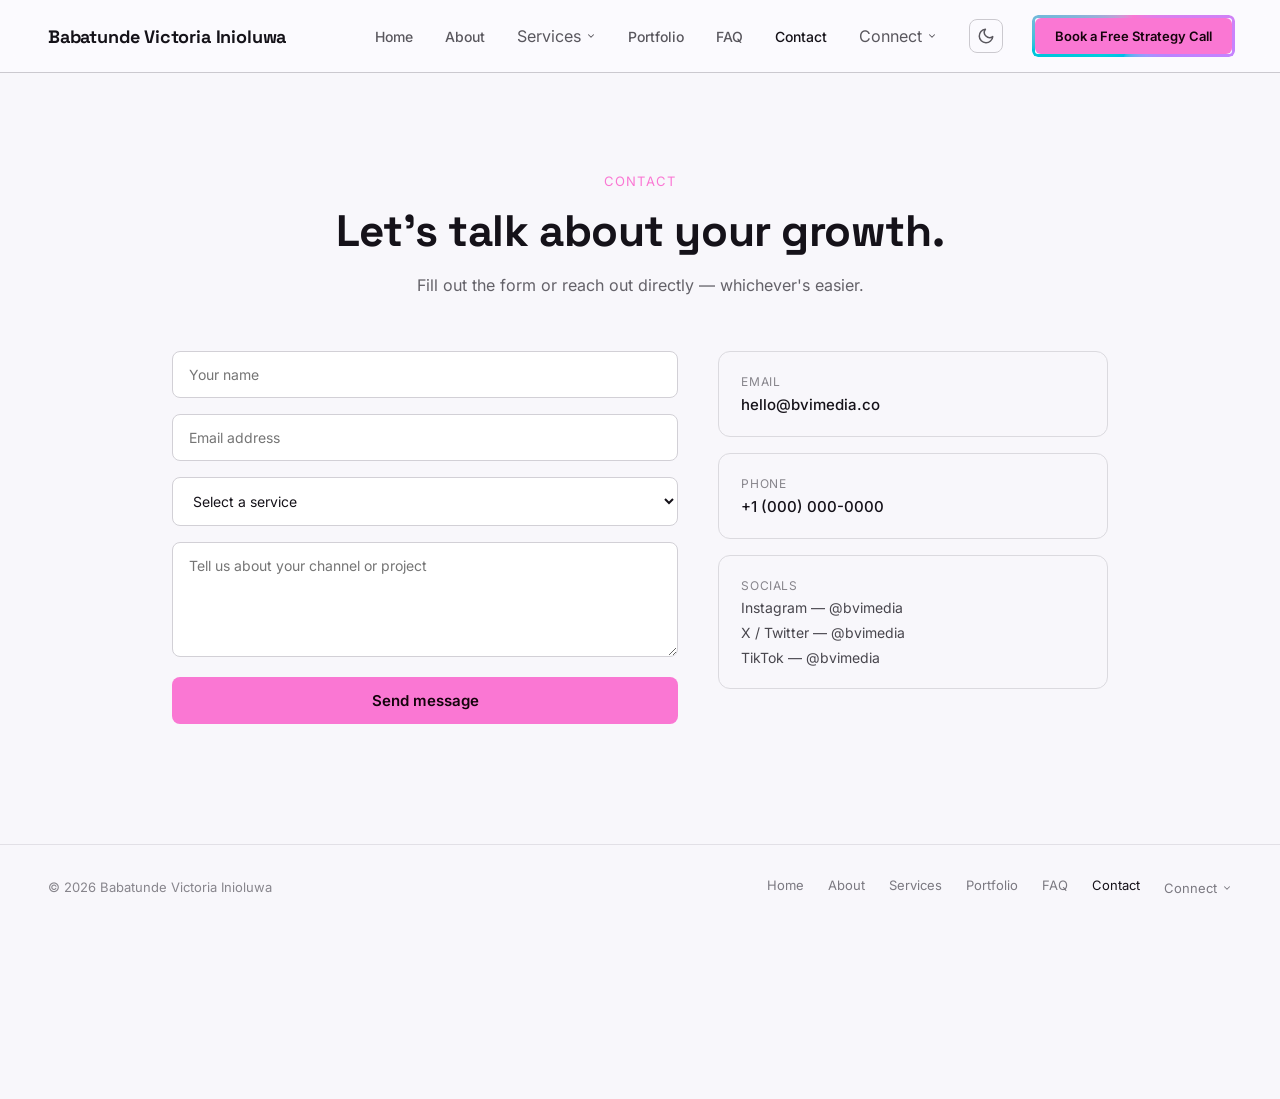
<file: contact.html>
<!doctype html>
<html lang="en">
<head>
<meta charset="utf-8">
<script>
(function () {
  try {
    var t = localStorage.getItem('theme');
    if (!t) {
      t = (window.matchMedia && window.matchMedia('(prefers-color-scheme: light)').matches) ? 'light' : 'dark';
    }
    if (t === 'light') document.documentElement.setAttribute('data-theme', 'light');
  } catch (e) {}
})();
</script>
<meta name="viewport" content="width=device-width, initial-scale=1">
<link rel="icon" href="./favicon-32.png" type="image/png">
<title>Contact — Babatunde Victoria Inioluwa</title>
<meta name="description" content=" Get in touch about YouTube and Twitch channel management, promotion, and music services.">
<link rel="stylesheet" href="assets/css/fonts.css">
<link rel="stylesheet" href="assets/css/styles.css">
</head>
<body>

<header class="site-nav">
  <a href="index.html" class="brand">Babatunde <span>Victoria</span> Inioluwa</a>
  <div class="nav-right">
    <nav class="nav-links">
      <a href="index.html" class="nav-link">Home</a>
      <a href="about.html" class="nav-link">About</a>
      <div class="nav-dropdown-wrap">
        <button type="button" class="nav-link nav-dropdown-trigger" data-dropdown-trigger aria-expanded="false" aria-haspopup="true">
          Services
          <svg class="nav-caret" width="10" height="10" viewBox="0 0 24 24" fill="none" stroke="currentColor" stroke-width="2.5" stroke-linecap="round" stroke-linejoin="round" aria-hidden="true"><polyline points="6 9 12 15 18 9"></polyline></svg>
        </button>
        <div class="nav-dropdown" data-dropdown-panel>
        <a href="services.html#svc-channel-management" class="nav-dropdown-link">YouTube Channel Management</a>
        <a href="services.html#svc-video-editing" class="nav-dropdown-link">YouTube Video Editing</a>
        <a href="services.html#svc-seo-growth" class="nav-dropdown-link">YouTube SEO &amp; Growth</a>
        <a href="services.html#svc-monetization" class="nav-dropdown-link">YouTube Monetization</a>
        <a href="services.html#svc-youtube-promotion" class="nav-dropdown-link">YouTube Promotion</a>
        <a href="services.html#svc-twitch-promotion" class="nav-dropdown-link">Twitch Promotion</a>
        <a href="services.html#svc-music-promotion" class="nav-dropdown-link">Music Promotion</a>
        <a href="services.html#svc-songwriting" class="nav-dropdown-link">Songwriting</a>
        <a href="services.html#svc-press-release" class="nav-dropdown-link">Press Release</a>
          <a href="services.html" class="nav-dropdown-link nav-dropdown-all">See all services &rarr;</a>
        </div>
      </div>
      <a href="portfolio.html" class="nav-link">Portfolio</a>
      <a href="faq.html" class="nav-link">FAQ</a>
      <a href="contact.html" class="nav-link active">Contact</a>
      <div class="nav-dropdown-wrap header-connect-wrap">
        <button type="button" class="nav-link nav-dropdown-trigger" data-dropdown-trigger aria-expanded="false" aria-haspopup="true">
          Connect
          <svg class="nav-caret" width="10" height="10" viewBox="0 0 24 24" fill="none" stroke="currentColor" stroke-width="2.5" stroke-linecap="round" stroke-linejoin="round" aria-hidden="true"><polyline points="6 9 12 15 18 9"></polyline></svg>
        </button>
        <div class="nav-dropdown" data-dropdown-panel>
          <a href="https://www.linkedin.com/in/babatunde-victoria-a283833b3/" class="nav-dropdown-link footer-social-dropdown-link" target="_blank" rel="noopener noreferrer">
            <svg class="footer-social-icon" viewBox="0 0 24 24" fill="none" stroke="currentColor" stroke-width="1.8" stroke-linecap="round" stroke-linejoin="round" aria-hidden="true"><path d="M6.5 8.5v10"/><circle cx="6.5" cy="5.2" r="1.1" fill="currentColor" stroke="none"/><path d="M11 18.5v-6.2a2.3 2.3 0 0 1 4.6 0v6.2"/><path d="M11 18.5v-6.2"/></svg>
            LinkedIn
          </a>
          <a href="https://www.fiverr.com/inioluwa_100" class="nav-dropdown-link footer-social-dropdown-link" target="_blank" rel="noopener noreferrer">
            <svg class="footer-social-icon" viewBox="0 0 24 24" fill="none" stroke="currentColor" stroke-width="1.8" stroke-linecap="round" stroke-linejoin="round" aria-hidden="true"><rect x="4" y="9" width="16" height="11" rx="2"/><path d="M8 9V7a2 2 0 0 1 2-2h4a2 2 0 0 1 2 2v2"/></svg>
            Fiverr
          </a>
          <button type="button" class="nav-dropdown-link footer-social-dropdown-link" data-discord-copy="victoria048713">
            <svg class="footer-social-icon" viewBox="0 0 24 24" fill="none" stroke="currentColor" stroke-width="1.8" stroke-linecap="round" stroke-linejoin="round" aria-hidden="true"><path d="M7 8.2c3.2-1.1 6.8-1.1 10 0"/><path d="M6.2 9.3c-1.4 3-1.6 5.9-.9 8.3 1.5.8 2.9 1.3 4.2 1.5l.8-1.5"/><path d="M17.8 9.3c1.4 3 1.6 5.9.9 8.3-1.5.8-2.9 1.3-4.2 1.5l-.8-1.5"/><circle cx="9" cy="13.2" r=".9" fill="currentColor" stroke="none"/><circle cx="15" cy="13.2" r=".9" fill="currentColor" stroke="none"/></svg>
            <span data-discord-label>victoria048713</span>
          </button>
          <a href="mailto:babatundevictoria300@gmail.com" class="nav-dropdown-link footer-social-dropdown-link">
            <svg class="footer-social-icon" viewBox="0 0 24 24" fill="none" stroke="currentColor" stroke-width="1.8" stroke-linecap="round" stroke-linejoin="round" aria-hidden="true"><rect x="3" y="5" width="18" height="14" rx="2"/><path d="m4 7 8 6 8-6"/></svg>
            Gmail
          </a>
        </div>
      </div>
    </nav>
    <button type="button" class="theme-toggle" data-theme-toggle aria-label="Switch to light mode">
      <svg class="icon-sun" width="18" height="18" viewBox="0 0 24 24" fill="none" stroke="currentColor" stroke-width="2" stroke-linecap="round" stroke-linejoin="round" aria-hidden="true"><circle cx="12" cy="12" r="4"></circle><path d="M12 2v2M12 20v2M4.93 4.93l1.41 1.41M17.66 17.66l1.41 1.41M2 12h2M20 12h2M4.93 19.07l1.41-1.41M17.66 6.34l1.41-1.41"></path></svg>
      <svg class="icon-moon" width="18" height="18" viewBox="0 0 24 24" fill="none" stroke="currentColor" stroke-width="2" stroke-linecap="round" stroke-linejoin="round" aria-hidden="true"><path d="M21 12.79A9 9 0 1111.21 3 7 7 0 0021 12.79z"></path></svg>
    </button>
    <a href="contact.html" class="nav-cta glow-border">Book a Free Strategy Call</a>
  </div>
  <button type="button" class="nav-toggle" data-nav-toggle aria-label="Toggle menu" aria-expanded="false"><span></span></button>
</header>

<main class="container-1000 page-head">
  <div class="eyebrow eyebrow-center">CONTACT</div>
  <h1 class="page-title page-title-center">Let's talk about your growth.</h1>
  <p class="page-lede" style="margin-bottom:56px;">Fill out the form or reach out directly — whichever's easier.</p>

  <div class="contact-grid">
    <div>
      <form
        class="contact-form"
        data-contact-form
        name="contact"
        method="POST"
        action="thank-you.html"
        data-netlify="true"
        netlify-honeypot="company"
      >
        <input type="hidden" name="form-name" value="contact">
        <input type="text" name="company" class="honeypot" tabindex="-1" autocomplete="off" aria-hidden="true">

        <label>
          <span class="sr-only">Your name</span>
          <input class="field" type="text" name="name" placeholder="Your name" required>
        </label>
        <label>
          <span class="sr-only">Email address</span>
          <input class="field" type="email" name="email" placeholder="Email address" required>
        </label>
        <label>
          <span class="sr-only">Service</span>
          <select class="field" name="service" required>
            <option value="" disabled selected>Select a service</option>
            <option value="YouTube Channel Management">YouTube Channel Management</option>
            <option value="YouTube Video Editing">YouTube Video Editing</option>
            <option value="YouTube SEO &amp; Growth">YouTube SEO &amp; Growth</option>
            <option value="YouTube Monetization">YouTube Monetization</option>
            <option value="YouTube Promotion">YouTube Promotion</option>
            <option value="Twitch Promotion">Twitch Promotion</option>
            <option value="Music Promotion">Music Promotion</option>
            <option value="Songwriting">Songwriting</option>
            <option value="Press Release">Press Release</option>
          </select>
        </label>
        <label>
          <span class="sr-only">Message</span>
          <textarea class="field" name="message" placeholder="Tell us about your channel or project" rows="5" required></textarea>
        </label>
        <button type="submit" class="btn btn-primary btn-block">Send message</button>
      </form>

      <div class="contact-success" data-contact-success hidden>Thanks — your message has been sent. We'll be in touch within a day.</div>
    </div>

    <div class="contact-info">
      <div class="info-card">
        <div class="info-label">EMAIL</div>
        <div class="info-value">hello@bvimedia.co</div>
      </div>
      <div class="info-card">
        <div class="info-label">PHONE</div>
        <div class="info-value">+1 (000) 000-0000</div>
      </div>
      <div class="info-card">
        <div class="info-label">SOCIALS</div>
        <div class="socials-list">
          <div>Instagram — @bvimedia</div>
          <div>X / Twitter — @bvimedia</div>
          <div>TikTok — @bvimedia</div>
        </div>
      </div>
    </div>
  </div>
</main>

<footer class="site-footer">
  <div class="footer-copy">© 2026 Babatunde Victoria Inioluwa</div>
  <nav class="footer-links">
    <a href="index.html" class="footer-link">Home</a>
    <a href="about.html" class="footer-link">About</a>
    <a href="services.html" class="footer-link">Services</a>
    <a href="portfolio.html" class="footer-link">Portfolio</a>
    <a href="faq.html" class="footer-link">FAQ</a>
    <a href="contact.html" class="footer-link active">Contact</a>
    <div class="nav-dropdown-wrap footer-dropdown-wrap">
      <button type="button" class="footer-link nav-dropdown-trigger" data-dropdown-trigger aria-expanded="false" aria-haspopup="true">
        Connect
        <svg class="nav-caret" width="10" height="10" viewBox="0 0 24 24" fill="none" stroke="currentColor" stroke-width="2.5" stroke-linecap="round" stroke-linejoin="round" aria-hidden="true"><polyline points="6 9 12 15 18 9"></polyline></svg>
      </button>
      <div class="nav-dropdown footer-nav-dropdown" data-dropdown-panel>
        <a href="https://www.linkedin.com/in/babatunde-victoria-a283833b3/" class="nav-dropdown-link footer-social-dropdown-link" target="_blank" rel="noopener noreferrer">
          <svg class="footer-social-icon" viewBox="0 0 24 24" fill="none" stroke="currentColor" stroke-width="1.8" stroke-linecap="round" stroke-linejoin="round" aria-hidden="true"><path d="M6.5 8.5v10"/><circle cx="6.5" cy="5.2" r="1.1" fill="currentColor" stroke="none"/><path d="M11 18.5v-6.2a2.3 2.3 0 0 1 4.6 0v6.2"/><path d="M11 18.5v-6.2"/></svg>
          LinkedIn
        </a>
        <a href="https://www.fiverr.com/users/inioluwa_100" class="nav-dropdown-link footer-social-dropdown-link" target="_blank" rel="noopener noreferrer">
          <svg class="footer-social-icon" viewBox="0 0 24 24" fill="none" stroke="currentColor" stroke-width="1.8" stroke-linecap="round" stroke-linejoin="round" aria-hidden="true"><rect x="4" y="9" width="16" height="11" rx="2"/><path d="M8 9V7a2 2 0 0 1 2-2h4a2 2 0 0 1 2 2v2"/></svg>
          Fiverr
        </a>
        <button type="button" class="nav-dropdown-link footer-social-dropdown-link" data-discord-copy="victoria048713">
          <svg class="footer-social-icon" viewBox="0 0 24 24" fill="none" stroke="currentColor" stroke-width="1.8" stroke-linecap="round" stroke-linejoin="round" aria-hidden="true"><path d="M7 8.2c3.2-1.1 6.8-1.1 10 0"/><path d="M6.2 9.3c-1.4 3-1.6 5.9-.9 8.3 1.5.8 2.9 1.3 4.2 1.5l.8-1.5"/><path d="M17.8 9.3c1.4 3 1.6 5.9.9 8.3-1.5.8-2.9 1.3-4.2 1.5l-.8-1.5"/><circle cx="9" cy="13.2" r=".9" fill="currentColor" stroke="none"/><circle cx="15" cy="13.2" r=".9" fill="currentColor" stroke="none"/></svg>
          <span data-discord-label>victoria048713</span>
        </button>
        <a href="mailto:babatundevictoria300@gmail.com" class="nav-dropdown-link footer-social-dropdown-link">
          <svg class="footer-social-icon" viewBox="0 0 24 24" fill="none" stroke="currentColor" stroke-width="1.8" stroke-linecap="round" stroke-linejoin="round" aria-hidden="true"><rect x="3" y="5" width="18" height="14" rx="2"/><path d="m4 7 8 6 8-6"/></svg>
          Gmail
        </a>
      </div>
    </div>
  </nav>
</footer>

<script src="assets/js/main.js"></script>
</body>
</html>
</file>
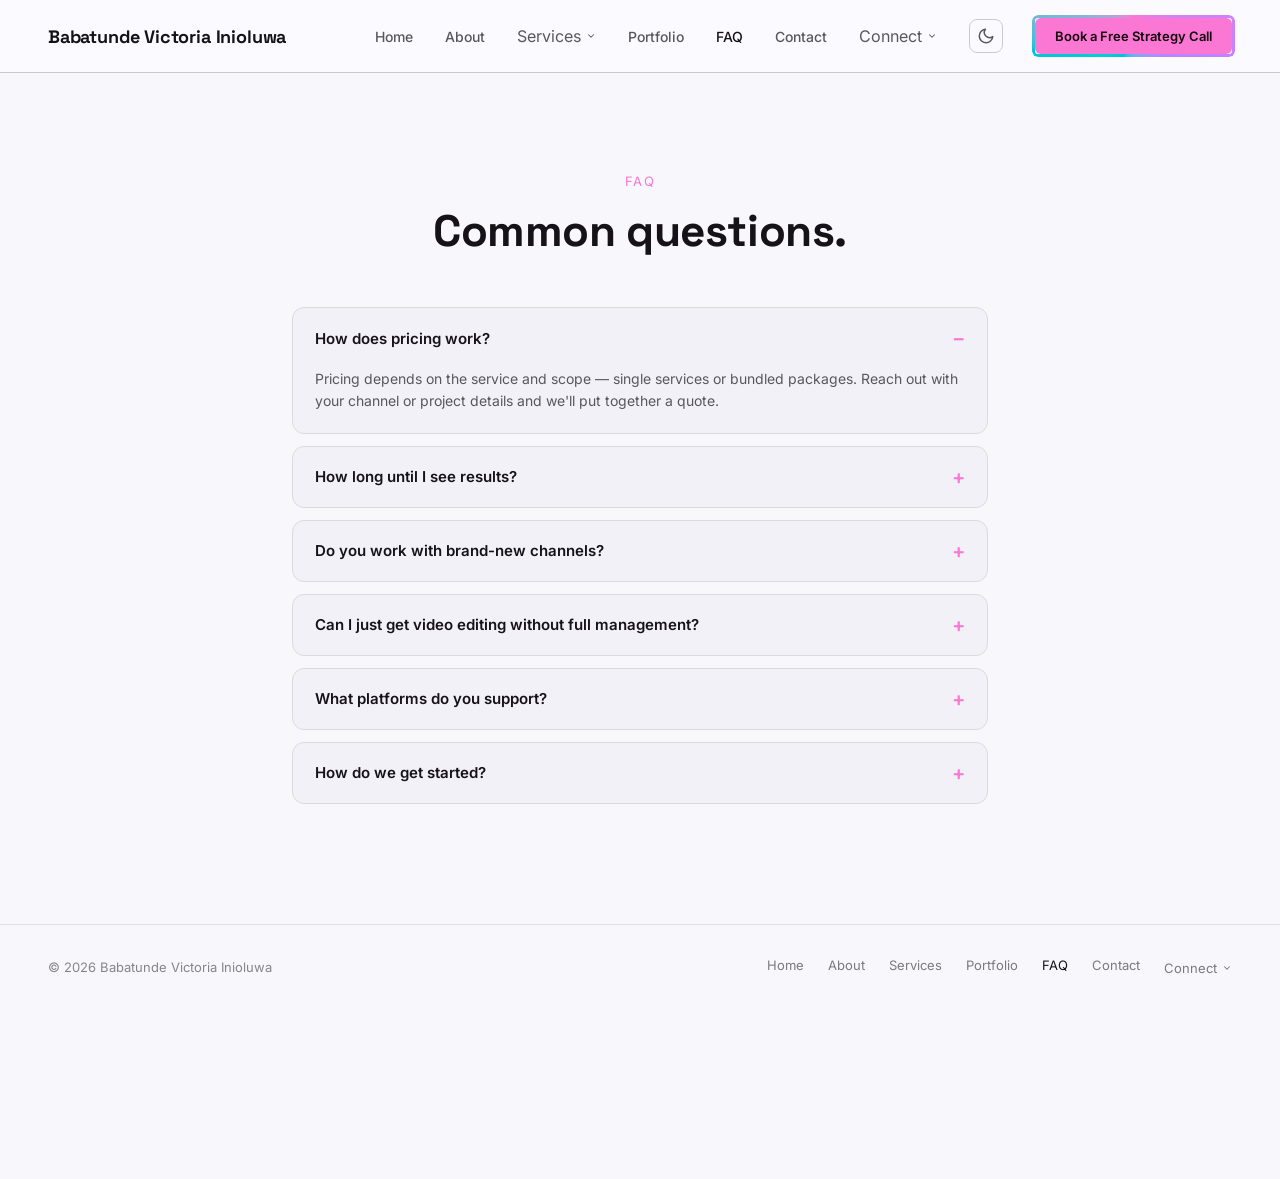
<file: faq.html>
<!doctype html>
<html lang="en">
<head>
<meta charset="utf-8">
<script>
(function () {
  try {
    var t = localStorage.getItem('theme');
    if (!t) {
      t = (window.matchMedia && window.matchMedia('(prefers-color-scheme: light)').matches) ? 'light' : 'dark';
    }
    if (t === 'light') document.documentElement.setAttribute('data-theme', 'light');
  } catch (e) {}
})();
</script>
<meta name="viewport" content="width=device-width, initial-scale=1">
<link rel="icon" href="./favicon-32.png" type="image/png">
<title>FAQ — Babatunde Victoria Inioluwa</title>
<meta name="description" content="Common questions about pricing, timelines, and how we work with YouTube and Twitch creators.">
<link rel="stylesheet" href="assets/css/fonts.css">
<link rel="stylesheet" href="assets/css/styles.css">
</head>
<body>

<header class="site-nav">
  <a href="index.html" class="brand">Babatunde <span>Victoria</span> Inioluwa</a>
  <div class="nav-right">
    <nav class="nav-links">
      <a href="index.html" class="nav-link">Home</a>
      <a href="about.html" class="nav-link">About</a>
      <div class="nav-dropdown-wrap">
        <button type="button" class="nav-link nav-dropdown-trigger" data-dropdown-trigger aria-expanded="false" aria-haspopup="true">
          Services
          <svg class="nav-caret" width="10" height="10" viewBox="0 0 24 24" fill="none" stroke="currentColor" stroke-width="2.5" stroke-linecap="round" stroke-linejoin="round" aria-hidden="true"><polyline points="6 9 12 15 18 9"></polyline></svg>
        </button>
        <div class="nav-dropdown" data-dropdown-panel>
        <a href="services.html#svc-channel-management" class="nav-dropdown-link">YouTube Channel Management</a>
        <a href="services.html#svc-video-editing" class="nav-dropdown-link">YouTube Video Editing</a>
        <a href="services.html#svc-seo-growth" class="nav-dropdown-link">YouTube SEO &amp; Growth</a>
        <a href="services.html#svc-monetization" class="nav-dropdown-link">YouTube Monetization</a>
        <a href="services.html#svc-youtube-promotion" class="nav-dropdown-link">YouTube Promotion</a>
        <a href="services.html#svc-twitch-promotion" class="nav-dropdown-link">Twitch Promotion</a>
        <a href="services.html#svc-music-promotion" class="nav-dropdown-link">Music Promotion</a>
        <a href="services.html#svc-songwriting" class="nav-dropdown-link">Songwriting</a>
        <a href="services.html#svc-press-release" class="nav-dropdown-link">Press Release</a>
          <a href="services.html" class="nav-dropdown-link nav-dropdown-all">See all services &rarr;</a>
        </div>
      </div>
      <a href="portfolio.html" class="nav-link">Portfolio</a>
      <a href="faq.html" class="nav-link active">FAQ</a>
      <a href="contact.html" class="nav-link">Contact</a>
      <div class="nav-dropdown-wrap header-connect-wrap">
        <button type="button" class="nav-link nav-dropdown-trigger" data-dropdown-trigger aria-expanded="false" aria-haspopup="true">
          Connect
          <svg class="nav-caret" width="10" height="10" viewBox="0 0 24 24" fill="none" stroke="currentColor" stroke-width="2.5" stroke-linecap="round" stroke-linejoin="round" aria-hidden="true"><polyline points="6 9 12 15 18 9"></polyline></svg>
        </button>
        <div class="nav-dropdown" data-dropdown-panel>
          <a href="https://www.linkedin.com/in/babatunde-victoria-a283833b3/" class="nav-dropdown-link footer-social-dropdown-link" target="_blank" rel="noopener noreferrer">
            <svg class="footer-social-icon" viewBox="0 0 24 24" fill="none" stroke="currentColor" stroke-width="1.8" stroke-linecap="round" stroke-linejoin="round" aria-hidden="true"><path d="M6.5 8.5v10"/><circle cx="6.5" cy="5.2" r="1.1" fill="currentColor" stroke="none"/><path d="M11 18.5v-6.2a2.3 2.3 0 0 1 4.6 0v6.2"/><path d="M11 18.5v-6.2"/></svg>
            LinkedIn
          </a>
          <a href="https://www.fiverr.com/inioluwa_100" class="nav-dropdown-link footer-social-dropdown-link" target="_blank" rel="noopener noreferrer">
            <svg class="footer-social-icon" viewBox="0 0 24 24" fill="none" stroke="currentColor" stroke-width="1.8" stroke-linecap="round" stroke-linejoin="round" aria-hidden="true"><rect x="4" y="9" width="16" height="11" rx="2"/><path d="M8 9V7a2 2 0 0 1 2-2h4a2 2 0 0 1 2 2v2"/></svg>
            Fiverr
          </a>
          <button type="button" class="nav-dropdown-link footer-social-dropdown-link" data-discord-copy="victoria048713">
            <svg class="footer-social-icon" viewBox="0 0 24 24" fill="none" stroke="currentColor" stroke-width="1.8" stroke-linecap="round" stroke-linejoin="round" aria-hidden="true"><path d="M7 8.2c3.2-1.1 6.8-1.1 10 0"/><path d="M6.2 9.3c-1.4 3-1.6 5.9-.9 8.3 1.5.8 2.9 1.3 4.2 1.5l.8-1.5"/><path d="M17.8 9.3c1.4 3 1.6 5.9.9 8.3-1.5.8-2.9 1.3-4.2 1.5l-.8-1.5"/><circle cx="9" cy="13.2" r=".9" fill="currentColor" stroke="none"/><circle cx="15" cy="13.2" r=".9" fill="currentColor" stroke="none"/></svg>
            <span data-discord-label>victoria048713</span>
          </button>
          <a href="mailto:babatundevictoria300@gmail.com" class="nav-dropdown-link footer-social-dropdown-link">
            <svg class="footer-social-icon" viewBox="0 0 24 24" fill="none" stroke="currentColor" stroke-width="1.8" stroke-linecap="round" stroke-linejoin="round" aria-hidden="true"><rect x="3" y="5" width="18" height="14" rx="2"/><path d="m4 7 8 6 8-6"/></svg>
            Gmail
          </a>
        </div>
      </div>
    </nav>
    <button type="button" class="theme-toggle" data-theme-toggle aria-label="Switch to light mode">
      <svg class="icon-sun" width="18" height="18" viewBox="0 0 24 24" fill="none" stroke="currentColor" stroke-width="2" stroke-linecap="round" stroke-linejoin="round" aria-hidden="true"><circle cx="12" cy="12" r="4"></circle><path d="M12 2v2M12 20v2M4.93 4.93l1.41 1.41M17.66 17.66l1.41 1.41M2 12h2M20 12h2M4.93 19.07l1.41-1.41M17.66 6.34l1.41-1.41"></path></svg>
      <svg class="icon-moon" width="18" height="18" viewBox="0 0 24 24" fill="none" stroke="currentColor" stroke-width="2" stroke-linecap="round" stroke-linejoin="round" aria-hidden="true"><path d="M21 12.79A9 9 0 1111.21 3 7 7 0 0021 12.79z"></path></svg>
    </button>
    <a href="contact.html" class="nav-cta glow-border">Book a Free Strategy Call</a>
  </div>
  <button type="button" class="nav-toggle" data-nav-toggle aria-label="Toggle menu" aria-expanded="false"><span></span></button>
</header>

<main class="container-760 page-head">
  <div class="eyebrow eyebrow-center">FAQ</div>
  <h1 class="page-title page-title-center" style="margin-bottom:48px;">Common questions.</h1>

  <div class="faq-list">
    <div class="faq-item reveal-up" data-open="true">
      <button type="button" class="faq-question" aria-expanded="true">
        <span>How does pricing work?</span>
        <span class="faq-symbol">−</span>
      </button>
      <div class="faq-answer">Pricing depends on the service and scope — single services or bundled packages. Reach out with your channel or project details and we'll put together a quote.</div>
    </div>
    <div class="faq-item reveal-up" data-open="false">
      <button type="button" class="faq-question" aria-expanded="false">
        <span>How long until I see results?</span>
        <span class="faq-symbol">+</span>
      </button>
      <div class="faq-answer">It varies by service and starting point. Channel growth and SEO typically show movement within 4-8 weeks; monetization setup and press releases move faster.</div>
    </div>
    <div class="faq-item reveal-up" data-open="false">
      <button type="button" class="faq-question" aria-expanded="false">
        <span>Do you work with brand-new channels?</span>
        <span class="faq-symbol">+</span>
      </button>
      <div class="faq-answer">Yes. We work with creators at every stage, from brand new to established channels looking to scale.</div>
    </div>
    <div class="faq-item reveal-up" data-open="false">
      <button type="button" class="faq-question" aria-expanded="false">
        <span>Can I just get video editing without full management?</span>
        <span class="faq-symbol">+</span>
      </button>
      <div class="faq-answer">Yes, every service can be booked individually or combined into a package.</div>
    </div>
    <div class="faq-item reveal-up" data-open="false">
      <button type="button" class="faq-question" aria-expanded="false">
        <span>What platforms do you support?</span>
        <span class="faq-symbol">+</span>
      </button>
      <div class="faq-answer">YouTube and Twitch primarily, plus music promotion and press across streaming and media outlets.</div>
    </div>
    <div class="faq-item reveal-up" data-open="false">
      <button type="button" class="faq-question" aria-expanded="false">
        <span>How do we get started?</span>
        <span class="faq-symbol">+</span>
      </button>
      <div class="faq-answer">Fill out the contact form or email us directly. We'll schedule a quick call to understand your goals.</div>
    </div>
  </div>
</main>

<footer class="site-footer">
  <div class="footer-copy">© 2026 Babatunde Victoria Inioluwa</div>
  <nav class="footer-links">
    <a href="index.html" class="footer-link">Home</a>
    <a href="about.html" class="footer-link">About</a>
    <a href="services.html" class="footer-link">Services</a>
    <a href="portfolio.html" class="footer-link">Portfolio</a>
    <a href="faq.html" class="footer-link active">FAQ</a>
    <a href="contact.html" class="footer-link">Contact</a>
    <div class="nav-dropdown-wrap footer-dropdown-wrap">
      <button type="button" class="footer-link nav-dropdown-trigger" data-dropdown-trigger aria-expanded="false" aria-haspopup="true">
        Connect
        <svg class="nav-caret" width="10" height="10" viewBox="0 0 24 24" fill="none" stroke="currentColor" stroke-width="2.5" stroke-linecap="round" stroke-linejoin="round" aria-hidden="true"><polyline points="6 9 12 15 18 9"></polyline></svg>
      </button>
      <div class="nav-dropdown footer-nav-dropdown" data-dropdown-panel>
        <a href="https://www.linkedin.com/in/babatunde-victoria-a283833b3/" class="nav-dropdown-link footer-social-dropdown-link" target="_blank" rel="noopener noreferrer">
          <svg class="footer-social-icon" viewBox="0 0 24 24" fill="none" stroke="currentColor" stroke-width="1.8" stroke-linecap="round" stroke-linejoin="round" aria-hidden="true"><path d="M6.5 8.5v10"/><circle cx="6.5" cy="5.2" r="1.1" fill="currentColor" stroke="none"/><path d="M11 18.5v-6.2a2.3 2.3 0 0 1 4.6 0v6.2"/><path d="M11 18.5v-6.2"/></svg>
          LinkedIn
        </a>
        <a href="https://www.fiverr.com/users/inioluwa_100" class="nav-dropdown-link footer-social-dropdown-link" target="_blank" rel="noopener noreferrer">
          <svg class="footer-social-icon" viewBox="0 0 24 24" fill="none" stroke="currentColor" stroke-width="1.8" stroke-linecap="round" stroke-linejoin="round" aria-hidden="true"><rect x="4" y="9" width="16" height="11" rx="2"/><path d="M8 9V7a2 2 0 0 1 2-2h4a2 2 0 0 1 2 2v2"/></svg>
          Fiverr
        </a>
        <button type="button" class="nav-dropdown-link footer-social-dropdown-link" data-discord-copy="victoria048713">
          <svg class="footer-social-icon" viewBox="0 0 24 24" fill="none" stroke="currentColor" stroke-width="1.8" stroke-linecap="round" stroke-linejoin="round" aria-hidden="true"><path d="M7 8.2c3.2-1.1 6.8-1.1 10 0"/><path d="M6.2 9.3c-1.4 3-1.6 5.9-.9 8.3 1.5.8 2.9 1.3 4.2 1.5l.8-1.5"/><path d="M17.8 9.3c1.4 3 1.6 5.9.9 8.3-1.5.8-2.9 1.3-4.2 1.5l-.8-1.5"/><circle cx="9" cy="13.2" r=".9" fill="currentColor" stroke="none"/><circle cx="15" cy="13.2" r=".9" fill="currentColor" stroke="none"/></svg>
          <span data-discord-label>victoria048713</span>
        </button>
        <a href="mailto:babatundevictoria300@gmail.com" class="nav-dropdown-link footer-social-dropdown-link">
          <svg class="footer-social-icon" viewBox="0 0 24 24" fill="none" stroke="currentColor" stroke-width="1.8" stroke-linecap="round" stroke-linejoin="round" aria-hidden="true"><rect x="3" y="5" width="18" height="14" rx="2"/><path d="m4 7 8 6 8-6"/></svg>
          Gmail
        </a>
      </div>
    </div>
  </nav>
</footer>

<script src="assets/js/main.js"></script>
</body>
</html>
</file>
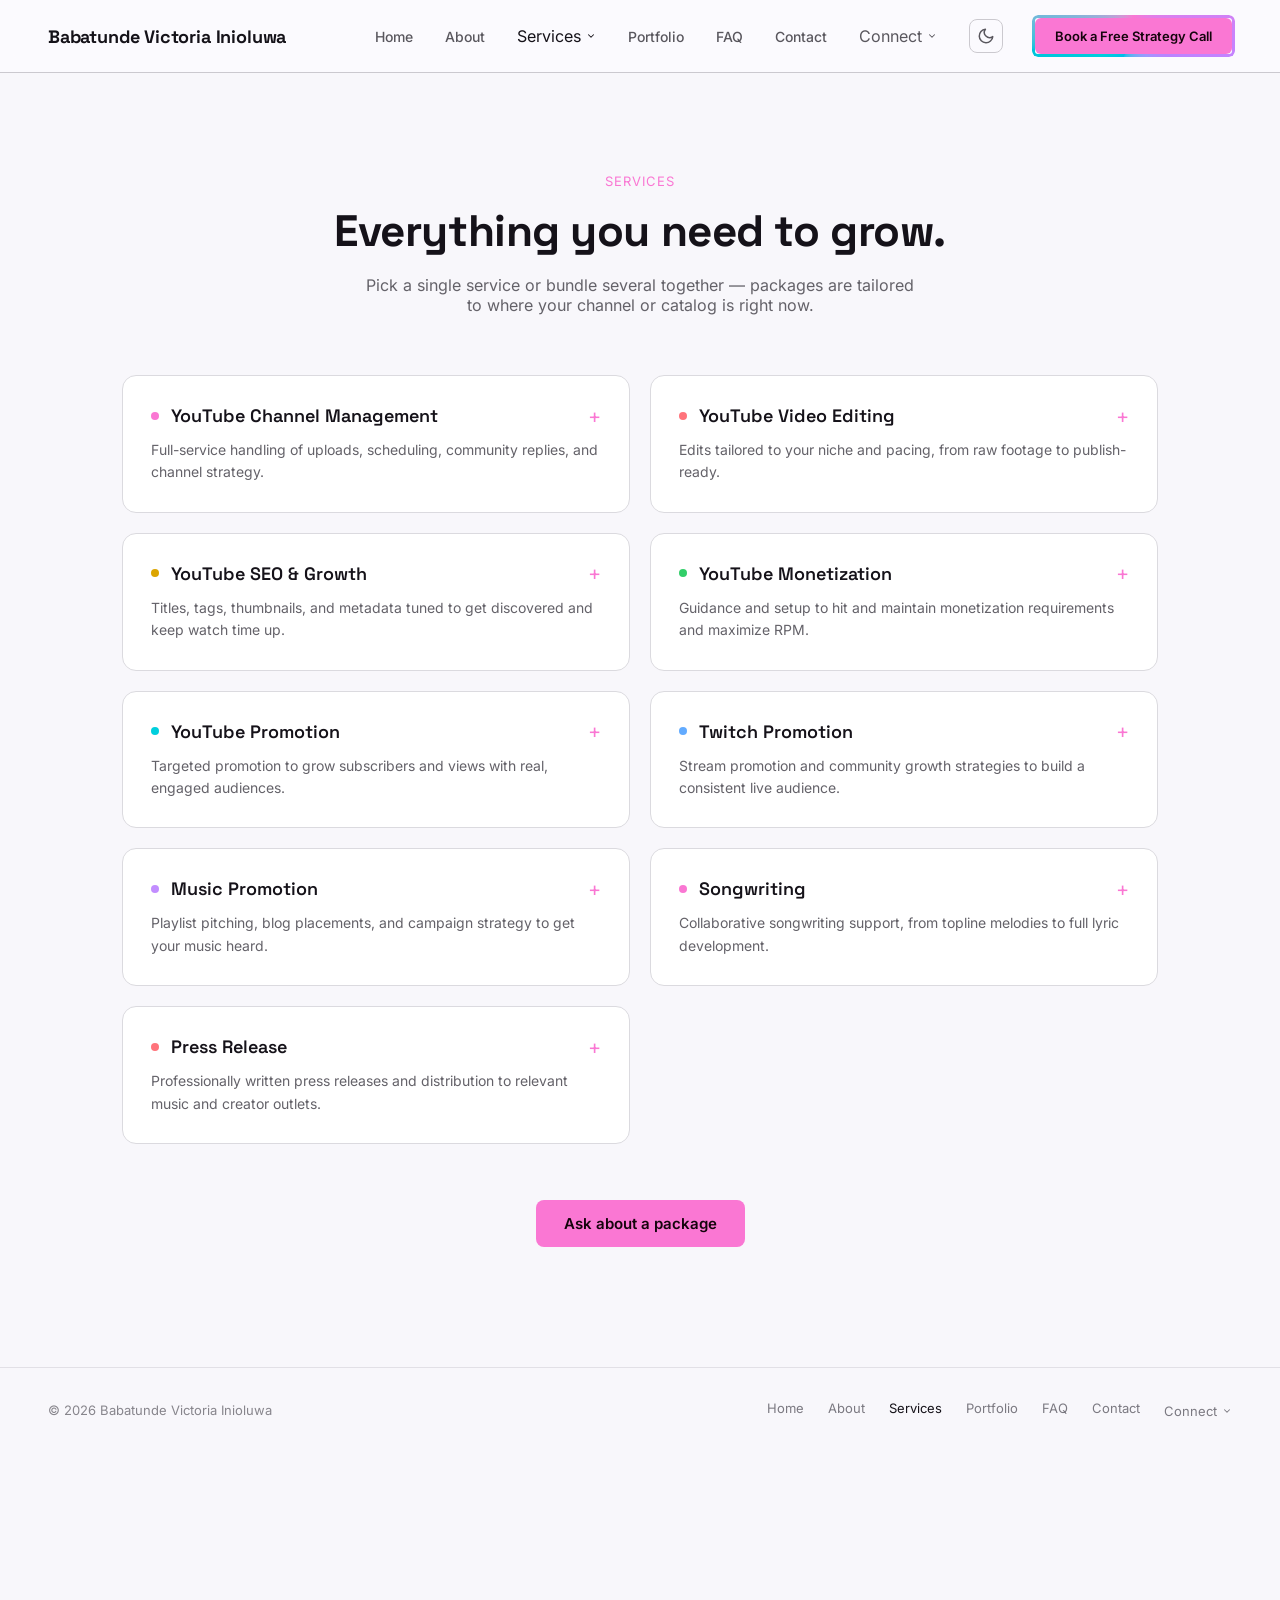
<file: services.html>
<!doctype html>
<html lang="en">
<head>
<meta charset="utf-8">
<script>
(function () {
  try {
    var t = localStorage.getItem('theme');
    if (!t) {
      t = (window.matchMedia && window.matchMedia('(prefers-color-scheme: light)').matches) ? 'light' : 'dark';
    }
    if (t === 'light') document.documentElement.setAttribute('data-theme', 'light');
  } catch (e) {}
})();
</script>
<meta name="viewport" content="width=device-width, initial-scale=1"> 
<link rel="icon" href="./favicon-32.png" type="image/png">
<title>Services — Babatunde Victoria Inioluwa</title>
<meta name="description" content="YouTube channel management, video editing, SEO, monetization, promotion, Twitch promotion, music promotion, songwriting, and press releases.">
<link rel="stylesheet" href="assets/css/fonts.css">
<link rel="stylesheet" href="assets/css/styles.css">
</head>
<body>

<header class="site-nav">
  <a href="index.html" class="brand">Babatunde <span>Victoria</span> Inioluwa</a>
  <div class="nav-right">
    <nav class="nav-links">
      <a href="index.html" class="nav-link">Home</a>
      <a href="about.html" class="nav-link">About</a>
      <div class="nav-dropdown-wrap">
        <button type="button" class="nav-link nav-dropdown-trigger active" data-dropdown-trigger aria-expanded="false" aria-haspopup="true">
          Services
          <svg class="nav-caret" width="10" height="10" viewBox="0 0 24 24" fill="none" stroke="currentColor" stroke-width="2.5" stroke-linecap="round" stroke-linejoin="round" aria-hidden="true"><polyline points="6 9 12 15 18 9"></polyline></svg>
        </button>
        <div class="nav-dropdown" data-dropdown-panel>
        <a href="services.html#svc-channel-management" class="nav-dropdown-link">YouTube Channel Management</a>
        <a href="services.html#svc-video-editing" class="nav-dropdown-link">YouTube Video Editing</a>
        <a href="services.html#svc-seo-growth" class="nav-dropdown-link">YouTube SEO &amp; Growth</a>
        <a href="services.html#svc-monetization" class="nav-dropdown-link">YouTube Monetization</a>
        <a href="services.html#svc-youtube-promotion" class="nav-dropdown-link">YouTube Promotion</a>
        <a href="services.html#svc-twitch-promotion" class="nav-dropdown-link">Twitch Promotion</a>
        <a href="services.html#svc-music-promotion" class="nav-dropdown-link">Music Promotion</a>
        <a href="services.html#svc-songwriting" class="nav-dropdown-link">Songwriting</a>
        <a href="services.html#svc-press-release" class="nav-dropdown-link">Press Release</a>
          <a href="services.html" class="nav-dropdown-link nav-dropdown-all">See all services &rarr;</a>
        </div>
      </div>
      <a href="portfolio.html" class="nav-link">Portfolio</a>
      <a href="faq.html" class="nav-link">FAQ</a>
      <a href="contact.html" class="nav-link">Contact</a>
      <div class="nav-dropdown-wrap header-connect-wrap">
        <button type="button" class="nav-link nav-dropdown-trigger" data-dropdown-trigger aria-expanded="false" aria-haspopup="true">
          Connect
          <svg class="nav-caret" width="10" height="10" viewBox="0 0 24 24" fill="none" stroke="currentColor" stroke-width="2.5" stroke-linecap="round" stroke-linejoin="round" aria-hidden="true"><polyline points="6 9 12 15 18 9"></polyline></svg>
        </button>
        <div class="nav-dropdown" data-dropdown-panel>
          <a href="https://www.linkedin.com/in/babatunde-victoria-a283833b3/" class="nav-dropdown-link footer-social-dropdown-link" target="_blank" rel="noopener noreferrer">
            <svg class="footer-social-icon" viewBox="0 0 24 24" fill="none" stroke="currentColor" stroke-width="1.8" stroke-linecap="round" stroke-linejoin="round" aria-hidden="true"><path d="M6.5 8.5v10"/><circle cx="6.5" cy="5.2" r="1.1" fill="currentColor" stroke="none"/><path d="M11 18.5v-6.2a2.3 2.3 0 0 1 4.6 0v6.2"/><path d="M11 18.5v-6.2"/></svg>
            LinkedIn
          </a>
          <a href="https://www.fiverr.com/inioluwa_100" class="nav-dropdown-link footer-social-dropdown-link" target="_blank" rel="noopener noreferrer">
            <svg class="footer-social-icon" viewBox="0 0 24 24" fill="none" stroke="currentColor" stroke-width="1.8" stroke-linecap="round" stroke-linejoin="round" aria-hidden="true"><rect x="4" y="9" width="16" height="11" rx="2"/><path d="M8 9V7a2 2 0 0 1 2-2h4a2 2 0 0 1 2 2v2"/></svg>
            Fiverr
          </a>
          <button type="button" class="nav-dropdown-link footer-social-dropdown-link" data-discord-copy="victoria048713">
            <svg class="footer-social-icon" viewBox="0 0 24 24" fill="none" stroke="currentColor" stroke-width="1.8" stroke-linecap="round" stroke-linejoin="round" aria-hidden="true"><path d="M7 8.2c3.2-1.1 6.8-1.1 10 0"/><path d="M6.2 9.3c-1.4 3-1.6 5.9-.9 8.3 1.5.8 2.9 1.3 4.2 1.5l.8-1.5"/><path d="M17.8 9.3c1.4 3 1.6 5.9.9 8.3-1.5.8-2.9 1.3-4.2 1.5l-.8-1.5"/><circle cx="9" cy="13.2" r=".9" fill="currentColor" stroke="none"/><circle cx="15" cy="13.2" r=".9" fill="currentColor" stroke="none"/></svg>
            <span data-discord-label>victoria048713</span>
          </button>
          <a href="mailto:babatundevictoria300@gmail.com" class="nav-dropdown-link footer-social-dropdown-link">
            <svg class="footer-social-icon" viewBox="0 0 24 24" fill="none" stroke="currentColor" stroke-width="1.8" stroke-linecap="round" stroke-linejoin="round" aria-hidden="true"><rect x="3" y="5" width="18" height="14" rx="2"/><path d="m4 7 8 6 8-6"/></svg>
            Gmail
          </a>
        </div>
      </div>
    </nav>
    <button type="button" class="theme-toggle" data-theme-toggle aria-label="Switch to light mode">
      <svg class="icon-sun" width="18" height="18" viewBox="0 0 24 24" fill="none" stroke="currentColor" stroke-width="2" stroke-linecap="round" stroke-linejoin="round" aria-hidden="true"><circle cx="12" cy="12" r="4"></circle><path d="M12 2v2M12 20v2M4.93 4.93l1.41 1.41M17.66 17.66l1.41 1.41M2 12h2M20 12h2M4.93 19.07l1.41-1.41M17.66 6.34l1.41-1.41"></path></svg>
      <svg class="icon-moon" width="18" height="18" viewBox="0 0 24 24" fill="none" stroke="currentColor" stroke-width="2" stroke-linecap="round" stroke-linejoin="round" aria-hidden="true"><path d="M21 12.79A9 9 0 1111.21 3 7 7 0 0021 12.79z"></path></svg>
    </button>
    <a href="contact.html" class="nav-cta glow-border">Book a Free Strategy Call</a>
  </div>
  <button type="button" class="nav-toggle" data-nav-toggle aria-label="Toggle menu" aria-expanded="false"><span></span></button>
</header>

<main class="container page-head">
  <div class="eyebrow eyebrow-center">SERVICES</div>
  <h1 class="page-title page-title-center">Everything you need to grow.</h1>
  <p class="page-lede">Pick a single service or bundle several together — packages are tailored to where your channel or catalog is right now.</p>

  <div class="cards-2">
    <div class="svc-card-full reveal-up glow-border glow-border-hover" data-open="false" id="svc-channel-management">
      <button type="button" class="svc-card-head svc-trigger" aria-expanded="false">
        <span class="svc-dot" style="background:oklch(0.75 0.19 340);"></span>
        <div class="svc-title">YouTube Channel Management</div>
        <span class="svc-toggle-symbol">+</span>
      </button>
      <div class="svc-desc">Full-service handling of uploads, scheduling, community replies, and channel strategy.</div>
      <div class="svc-details">
        <ul>
          <li>Upload scheduling and publishing calendar</li>
          <li>Community comment replies and moderation</li>
          <li>Channel page and playlist organization</li>
          <li>Monthly strategy check-ins</li>
        </ul>
      </div>
    </div>
    <div class="svc-card-full reveal-up glow-border glow-border-hover" data-open="false" id="svc-video-editing">
      <button type="button" class="svc-card-head svc-trigger" aria-expanded="false">
        <span class="svc-dot" style="background:oklch(0.75 0.19 20);"></span>
        <div class="svc-title">YouTube Video Editing</div>
        <span class="svc-toggle-symbol">+</span>
      </button>
      <div class="svc-desc">Edits tailored to your niche and pacing, from raw footage to publish-ready.</div>
      <div class="svc-details">
        <ul>
          <li>Raw footage review and story cut</li>
          <li>Pacing, transitions, and sound design</li>
          <li>Thumbnail included with every edit</li>
          <li>Revisions until it's right</li>
        </ul>
      </div>
    </div>
    <div class="svc-card-full reveal-up glow-border glow-border-hover" data-open="false" id="svc-seo-growth">
      <button type="button" class="svc-card-head svc-trigger" aria-expanded="false">
        <span class="svc-dot" style="background:oklch(0.75 0.19 90);"></span>
        <div class="svc-title">YouTube SEO &amp; Growth</div>
        <span class="svc-toggle-symbol">+</span>
      </button>
      <div class="svc-desc">Titles, tags, thumbnails, and metadata tuned to get discovered and keep watch time up.</div>
      <div class="svc-details">
        <ul>
          <li>Keyword and title research per video</li>
          <li>Tag and metadata optimization</li>
          <li>Thumbnail A/B testing</li>
          <li>Monthly performance review</li>
        </ul>
      </div>
    </div>
    <div class="svc-card-full reveal-up glow-border glow-border-hover" data-open="false" id="svc-monetization">
      <button type="button" class="svc-card-head svc-trigger" aria-expanded="false">
        <span class="svc-dot" style="background:oklch(0.75 0.19 150);"></span>
        <div class="svc-title">YouTube Monetization</div>
        <span class="svc-toggle-symbol">+</span>
      </button>
      <div class="svc-desc">Guidance and setup to hit and maintain monetization requirements and maximize RPM.</div>
      <div class="svc-details">
        <ul>
          <li>Eligibility review and roadmap to monetization</li>
          <li>Application setup and troubleshooting</li>
          <li>Ad settings and mid-roll placement tuning</li>
          <li>Ongoing RPM monitoring</li>
        </ul>
      </div>
    </div>
    <div class="svc-card-full reveal-up glow-border glow-border-hover" data-open="false" id="svc-youtube-promotion">
      <button type="button" class="svc-card-head svc-trigger" aria-expanded="false">
        <span class="svc-dot" style="background:oklch(0.75 0.19 200);"></span>
        <div class="svc-title">YouTube Promotion</div>
        <span class="svc-toggle-symbol">+</span>
      </button>
      <div class="svc-desc">Targeted promotion to grow subscribers and views with real, engaged audiences.</div>
      <div class="svc-details">
        <ul>
          <li>Targeted promotion campaigns</li>
          <li>Audience and niche targeting</li>
          <li>Weekly growth reporting</li>
          <li>No bots, no fake engagement</li>
        </ul>
      </div>
    </div>
    <div class="svc-card-full reveal-up glow-border glow-border-hover" data-open="false" id="svc-twitch-promotion">
      <button type="button" class="svc-card-head svc-trigger" aria-expanded="false">
        <span class="svc-dot" style="background:oklch(0.75 0.19 260);"></span>
        <div class="svc-title">Twitch Promotion</div>
        <span class="svc-toggle-symbol">+</span>
      </button>
      <div class="svc-desc">Stream promotion and community growth strategies to build a consistent live audience.</div>
      <div class="svc-details">
        <ul>
          <li>Stream schedule and raid strategy</li>
          <li>Community-building tactics</li>
          <li>Cross-platform promotion (clips, socials)</li>
          <li>Growth tracking per stream</li>
        </ul>
      </div>
    </div>
    <div class="svc-card-full reveal-up glow-border glow-border-hover" data-open="false" id="svc-music-promotion">
      <button type="button" class="svc-card-head svc-trigger" aria-expanded="false">
        <span class="svc-dot" style="background:oklch(0.75 0.19 300);"></span>
        <div class="svc-title">Music Promotion</div>
        <span class="svc-toggle-symbol">+</span>
      </button>
      <div class="svc-desc">Playlist pitching, blog placements, and campaign strategy to get your music heard.</div>
      <div class="svc-details">
        <ul>
          <li>Editorial and user playlist pitching</li>
          <li>Blog and media placement outreach</li>
          <li>Release campaign timeline</li>
          <li>Performance recap after release</li>
        </ul>
      </div>
    </div>
    <div class="svc-card-full reveal-up glow-border glow-border-hover" data-open="false" id="svc-songwriting">
      <button type="button" class="svc-card-head svc-trigger" aria-expanded="false">
        <span class="svc-dot" style="background:oklch(0.75 0.19 340);"></span>
        <div class="svc-title">Songwriting</div>
        <span class="svc-toggle-symbol">+</span>
      </button>
      <div class="svc-desc">Collaborative songwriting support, from topline melodies to full lyric development.</div>
      <div class="svc-details">
        <ul>
          <li>Topline melody development</li>
          <li>Full lyric writing and editing</li>
          <li>Collaborative sessions, remote or in-person</li>
          <li>Unlimited revisions on booked sessions</li>
        </ul>
      </div>
    </div>
    <div class="svc-card-full reveal-up glow-border glow-border-hover" data-open="false" id="svc-press-release">
      <button type="button" class="svc-card-head svc-trigger" aria-expanded="false">
        <span class="svc-dot" style="background:oklch(0.75 0.19 20);"></span>
        <div class="svc-title">Press Release</div>
        <span class="svc-toggle-symbol">+</span>
      </button>
      <div class="svc-desc">Professionally written press releases and distribution to relevant music and creator outlets.</div>
      <div class="svc-details">
        <ul>
          <li>Professionally written release copy</li>
          <li>Distribution to relevant outlets</li>
          <li>Media contact list included</li>
          <li>One round of revisions</li>
        </ul>
      </div>
    </div>
  </div>

  <div class="center-cta">
    <a href="contact.html" class="btn btn-primary">Ask about a package</a>
  </div>
</main>

<footer class="site-footer">
  <div class="footer-copy">© 2026 Babatunde Victoria Inioluwa</div>
  <nav class="footer-links">
    <a href="index.html" class="footer-link">Home</a>
    <a href="about.html" class="footer-link">About</a>
    <a href="services.html" class="footer-link active">Services</a>
    <a href="portfolio.html" class="footer-link">Portfolio</a>
    <a href="faq.html" class="footer-link">FAQ</a>
    <a href="contact.html" class="footer-link">Contact</a>
    <div class="nav-dropdown-wrap footer-dropdown-wrap">
      <button type="button" class="footer-link nav-dropdown-trigger" data-dropdown-trigger aria-expanded="false" aria-haspopup="true">
        Connect
        <svg class="nav-caret" width="10" height="10" viewBox="0 0 24 24" fill="none" stroke="currentColor" stroke-width="2.5" stroke-linecap="round" stroke-linejoin="round" aria-hidden="true"><polyline points="6 9 12 15 18 9"></polyline></svg>
      </button>
      <div class="nav-dropdown footer-nav-dropdown" data-dropdown-panel>
        <a href="https://www.linkedin.com/in/babatunde-victoria-a283833b3/" class="nav-dropdown-link footer-social-dropdown-link" target="_blank" rel="noopener noreferrer">
          <svg class="footer-social-icon" viewBox="0 0 24 24" fill="none" stroke="currentColor" stroke-width="1.8" stroke-linecap="round" stroke-linejoin="round" aria-hidden="true"><path d="M6.5 8.5v10"/><circle cx="6.5" cy="5.2" r="1.1" fill="currentColor" stroke="none"/><path d="M11 18.5v-6.2a2.3 2.3 0 0 1 4.6 0v6.2"/><path d="M11 18.5v-6.2"/></svg>
          LinkedIn
        </a>
        <a href="https://www.fiverr.com/users/inioluwa_100" class="nav-dropdown-link footer-social-dropdown-link" target="_blank" rel="noopener noreferrer">
          <svg class="footer-social-icon" viewBox="0 0 24 24" fill="none" stroke="currentColor" stroke-width="1.8" stroke-linecap="round" stroke-linejoin="round" aria-hidden="true"><rect x="4" y="9" width="16" height="11" rx="2"/><path d="M8 9V7a2 2 0 0 1 2-2h4a2 2 0 0 1 2 2v2"/></svg>
          Fiverr
        </a>
        <button type="button" class="nav-dropdown-link footer-social-dropdown-link" data-discord-copy="victoria048713">
          <svg class="footer-social-icon" viewBox="0 0 24 24" fill="none" stroke="currentColor" stroke-width="1.8" stroke-linecap="round" stroke-linejoin="round" aria-hidden="true"><path d="M7 8.2c3.2-1.1 6.8-1.1 10 0"/><path d="M6.2 9.3c-1.4 3-1.6 5.9-.9 8.3 1.5.8 2.9 1.3 4.2 1.5l.8-1.5"/><path d="M17.8 9.3c1.4 3 1.6 5.9.9 8.3-1.5.8-2.9 1.3-4.2 1.5l-.8-1.5"/><circle cx="9" cy="13.2" r=".9" fill="currentColor" stroke="none"/><circle cx="15" cy="13.2" r=".9" fill="currentColor" stroke="none"/></svg>
          <span data-discord-label>victoria048713</span>
        </button>
        <a href="mailto:babatundevictoria300@gmail.com" class="nav-dropdown-link footer-social-dropdown-link">
          <svg class="footer-social-icon" viewBox="0 0 24 24" fill="none" stroke="currentColor" stroke-width="1.8" stroke-linecap="round" stroke-linejoin="round" aria-hidden="true"><rect x="3" y="5" width="18" height="14" rx="2"/><path d="m4 7 8 6 8-6"/></svg>
          Gmail
        </a>
      </div>
    </div>
  </nav>
</footer>

<script src="assets/js/main.js"></script>
</body>
</html>
</file>
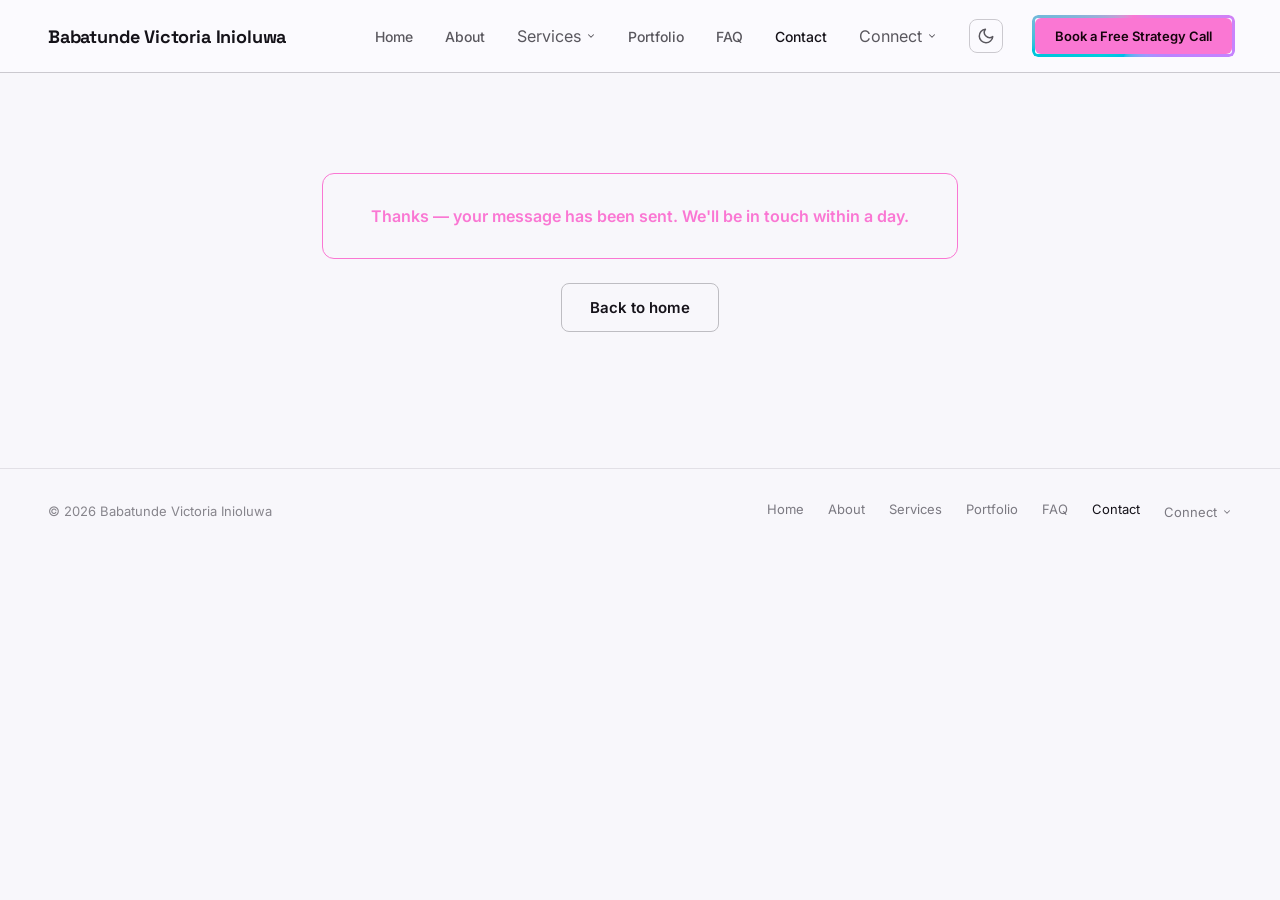
<file: thank-you.html>
<!doctype html>
<html lang="en">
<head>
<meta charset="utf-8">
<script>
(function () {
  try {
    var t = localStorage.getItem('theme');
    if (!t) {
      t = (window.matchMedia && window.matchMedia('(prefers-color-scheme: light)').matches) ? 'light' : 'dark';
    }
    if (t === 'light') document.documentElement.setAttribute('data-theme', 'light');
  } catch (e) {}
})();
</script>
<meta name="viewport" content="width=device-width, initial-scale=1">     
<link rel="icon" href="./favicon-32.png" type="image/png">
<title>Thank you — Babatunde Victoria Inioluwa</title>
<meta name="robots" content="noindex">
<link rel="stylesheet" href="assets/css/fonts.css">
<link rel="stylesheet" href="assets/css/styles.css">
</head>
<body>

<header class="site-nav">
  <a href="index.html" class="brand">Babatunde <span>Victoria</span> Inioluwa</a>
  <div class="nav-right">
    <nav class="nav-links">
      <a href="index.html" class="nav-link">Home</a>
      <a href="about.html" class="nav-link">About</a>
      <div class="nav-dropdown-wrap">
        <button type="button" class="nav-link nav-dropdown-trigger" data-dropdown-trigger aria-expanded="false" aria-haspopup="true">
          Services
          <svg class="nav-caret" width="10" height="10" viewBox="0 0 24 24" fill="none" stroke="currentColor" stroke-width="2.5" stroke-linecap="round" stroke-linejoin="round" aria-hidden="true"><polyline points="6 9 12 15 18 9"></polyline></svg>
        </button>
        <div class="nav-dropdown" data-dropdown-panel>
        <a href="services.html#svc-channel-management" class="nav-dropdown-link">YouTube Channel Management</a>
        <a href="services.html#svc-video-editing" class="nav-dropdown-link">YouTube Video Editing</a>
        <a href="services.html#svc-seo-growth" class="nav-dropdown-link">YouTube SEO &amp; Growth</a>
        <a href="services.html#svc-monetization" class="nav-dropdown-link">YouTube Monetization</a>
        <a href="services.html#svc-youtube-promotion" class="nav-dropdown-link">YouTube Promotion</a>
        <a href="services.html#svc-twitch-promotion" class="nav-dropdown-link">Twitch Promotion</a>
        <a href="services.html#svc-music-promotion" class="nav-dropdown-link">Music Promotion</a>
        <a href="services.html#svc-songwriting" class="nav-dropdown-link">Songwriting</a>
        <a href="services.html#svc-press-release" class="nav-dropdown-link">Press Release</a>
          <a href="services.html" class="nav-dropdown-link nav-dropdown-all">See all services &rarr;</a>
        </div>
      </div>
      <a href="portfolio.html" class="nav-link">Portfolio</a>
      <a href="faq.html" class="nav-link">FAQ</a>
      <a href="contact.html" class="nav-link active">Contact</a>
      <div class="nav-dropdown-wrap header-connect-wrap">
        <button type="button" class="nav-link nav-dropdown-trigger" data-dropdown-trigger aria-expanded="false" aria-haspopup="true">
          Connect
          <svg class="nav-caret" width="10" height="10" viewBox="0 0 24 24" fill="none" stroke="currentColor" stroke-width="2.5" stroke-linecap="round" stroke-linejoin="round" aria-hidden="true"><polyline points="6 9 12 15 18 9"></polyline></svg>
        </button>
        <div class="nav-dropdown" data-dropdown-panel>
          <a href="https://www.linkedin.com/in/babatunde-victoria-a283833b3/" class="nav-dropdown-link footer-social-dropdown-link" target="_blank" rel="noopener noreferrer">
            <svg class="footer-social-icon" viewBox="0 0 24 24" fill="none" stroke="currentColor" stroke-width="1.8" stroke-linecap="round" stroke-linejoin="round" aria-hidden="true"><path d="M6.5 8.5v10"/><circle cx="6.5" cy="5.2" r="1.1" fill="currentColor" stroke="none"/><path d="M11 18.5v-6.2a2.3 2.3 0 0 1 4.6 0v6.2"/><path d="M11 18.5v-6.2"/></svg>
            LinkedIn
          </a>
          <a href="https://www.fiverr.com/inioluwa_100" class="nav-dropdown-link footer-social-dropdown-link" target="_blank" rel="noopener noreferrer">
            <svg class="footer-social-icon" viewBox="0 0 24 24" fill="none" stroke="currentColor" stroke-width="1.8" stroke-linecap="round" stroke-linejoin="round" aria-hidden="true"><rect x="4" y="9" width="16" height="11" rx="2"/><path d="M8 9V7a2 2 0 0 1 2-2h4a2 2 0 0 1 2 2v2"/></svg>
            Fiverr
          </a>
          <button type="button" class="nav-dropdown-link footer-social-dropdown-link" data-discord-copy="victoria048713">
            <svg class="footer-social-icon" viewBox="0 0 24 24" fill="none" stroke="currentColor" stroke-width="1.8" stroke-linecap="round" stroke-linejoin="round" aria-hidden="true"><path d="M7 8.2c3.2-1.1 6.8-1.1 10 0"/><path d="M6.2 9.3c-1.4 3-1.6 5.9-.9 8.3 1.5.8 2.9 1.3 4.2 1.5l.8-1.5"/><path d="M17.8 9.3c1.4 3 1.6 5.9.9 8.3-1.5.8-2.9 1.3-4.2 1.5l-.8-1.5"/><circle cx="9" cy="13.2" r=".9" fill="currentColor" stroke="none"/><circle cx="15" cy="13.2" r=".9" fill="currentColor" stroke="none"/></svg>
            <span data-discord-label>victoria048713</span>
          </button>
          <a href="mailto:babatundevictoria300@gmail.com" class="nav-dropdown-link footer-social-dropdown-link">
            <svg class="footer-social-icon" viewBox="0 0 24 24" fill="none" stroke="currentColor" stroke-width="1.8" stroke-linecap="round" stroke-linejoin="round" aria-hidden="true"><rect x="3" y="5" width="18" height="14" rx="2"/><path d="m4 7 8 6 8-6"/></svg>
            Gmail
          </a>
        </div>
      </div>
    </nav>
    <button type="button" class="theme-toggle" data-theme-toggle aria-label="Switch to light mode">
      <svg class="icon-sun" width="18" height="18" viewBox="0 0 24 24" fill="none" stroke="currentColor" stroke-width="2" stroke-linecap="round" stroke-linejoin="round" aria-hidden="true"><circle cx="12" cy="12" r="4"></circle><path d="M12 2v2M12 20v2M4.93 4.93l1.41 1.41M17.66 17.66l1.41 1.41M2 12h2M20 12h2M4.93 19.07l1.41-1.41M17.66 6.34l1.41-1.41"></path></svg>
      <svg class="icon-moon" width="18" height="18" viewBox="0 0 24 24" fill="none" stroke="currentColor" stroke-width="2" stroke-linecap="round" stroke-linejoin="round" aria-hidden="true"><path d="M21 12.79A9 9 0 1111.21 3 7 7 0 0021 12.79z"></path></svg>
    </button>
    <a href="contact.html" class="nav-cta glow-border">Book a Free Strategy Call</a>
  </div>
  <button type="button" class="nav-toggle" data-nav-toggle aria-label="Toggle menu" aria-expanded="false"><span></span></button>
</header>

<main class="container-700 page-head" style="text-align:center;">
  <div class="contact-success">Thanks — your message has been sent. We'll be in touch within a day.</div>
  <p style="margin-top:24px;"><a href="index.html" class="btn btn-secondary">Back to home</a></p>
</main>

<footer class="site-footer">
  <div class="footer-copy">© 2026 Babatunde Victoria Inioluwa</div>
  <nav class="footer-links">
    <a href="index.html" class="footer-link">Home</a>
    <a href="about.html" class="footer-link">About</a>
    <a href="services.html" class="footer-link">Services</a>
    <a href="portfolio.html" class="footer-link">Portfolio</a>
    <a href="faq.html" class="footer-link">FAQ</a>
    <a href="contact.html" class="footer-link active">Contact</a>
    <div class="nav-dropdown-wrap footer-dropdown-wrap">
      <button type="button" class="footer-link nav-dropdown-trigger" data-dropdown-trigger aria-expanded="false" aria-haspopup="true">
        Connect
        <svg class="nav-caret" width="10" height="10" viewBox="0 0 24 24" fill="none" stroke="currentColor" stroke-width="2.5" stroke-linecap="round" stroke-linejoin="round" aria-hidden="true"><polyline points="6 9 12 15 18 9"></polyline></svg>
      </button>
      <div class="nav-dropdown footer-nav-dropdown" data-dropdown-panel>
        <a href="https://www.linkedin.com/in/babatunde-victoria-a283833b3/" class="nav-dropdown-link footer-social-dropdown-link" target="_blank" rel="noopener noreferrer">
          <svg class="footer-social-icon" viewBox="0 0 24 24" fill="none" stroke="currentColor" stroke-width="1.8" stroke-linecap="round" stroke-linejoin="round" aria-hidden="true"><path d="M6.5 8.5v10"/><circle cx="6.5" cy="5.2" r="1.1" fill="currentColor" stroke="none"/><path d="M11 18.5v-6.2a2.3 2.3 0 0 1 4.6 0v6.2"/><path d="M11 18.5v-6.2"/></svg>
          LinkedIn
        </a>
        <a href="https://www.fiverr.com/users/inioluwa_100" class="nav-dropdown-link footer-social-dropdown-link" target="_blank" rel="noopener noreferrer">
          <svg class="footer-social-icon" viewBox="0 0 24 24" fill="none" stroke="currentColor" stroke-width="1.8" stroke-linecap="round" stroke-linejoin="round" aria-hidden="true"><rect x="4" y="9" width="16" height="11" rx="2"/><path d="M8 9V7a2 2 0 0 1 2-2h4a2 2 0 0 1 2 2v2"/></svg>
          Fiverr
        </a>
        <button type="button" class="nav-dropdown-link footer-social-dropdown-link" data-discord-copy="victoria048713">
          <svg class="footer-social-icon" viewBox="0 0 24 24" fill="none" stroke="currentColor" stroke-width="1.8" stroke-linecap="round" stroke-linejoin="round" aria-hidden="true"><path d="M7 8.2c3.2-1.1 6.8-1.1 10 0"/><path d="M6.2 9.3c-1.4 3-1.6 5.9-.9 8.3 1.5.8 2.9 1.3 4.2 1.5l.8-1.5"/><path d="M17.8 9.3c1.4 3 1.6 5.9.9 8.3-1.5.8-2.9 1.3-4.2 1.5l-.8-1.5"/><circle cx="9" cy="13.2" r=".9" fill="currentColor" stroke="none"/><circle cx="15" cy="13.2" r=".9" fill="currentColor" stroke="none"/></svg>
          <span data-discord-label>victoria048713</span>
        </button>
        <a href="mailto:babatundevictoria300@gmail.com" class="nav-dropdown-link footer-social-dropdown-link">
          <svg class="footer-social-icon" viewBox="0 0 24 24" fill="none" stroke="currentColor" stroke-width="1.8" stroke-linecap="round" stroke-linejoin="round" aria-hidden="true"><rect x="3" y="5" width="18" height="14" rx="2"/><path d="m4 7 8 6 8-6"/></svg>
          Gmail
        </a>
      </div>
    </div>
  </nav>
</footer>

<script src="assets/js/main.js"></script>
</body>
</html>
</file>
<file: assets/css/fonts.css>
/* latin-ext */
@font-face {
  font-family: 'Inter';
  font-style: normal;
  font-weight: 400;
  font-display: swap;
  src: url(../fonts/inter-400-normal-latin-ext.woff2) format('woff2');
  unicode-range: U+0100-02BA, U+02BD-02C5, U+02C7-02CC, U+02CE-02D7, U+02DD-02FF, U+0304, U+0308, U+0329, U+1D00-1DBF, U+1E00-1E9F, U+1EF2-1EFF, U+2020, U+20A0-20AB, U+20AD-20C0, U+2113, U+2C60-2C7F, U+A720-A7FF;
}
/* latin */
@font-face {
  font-family: 'Inter';
  font-style: normal;
  font-weight: 400;
  font-display: swap;
  src: url(../fonts/inter-400-normal-latin.woff2) format('woff2');
  unicode-range: U+0000-00FF, U+0131, U+0152-0153, U+02BB-02BC, U+02C6, U+02DA, U+02DC, U+0304, U+0308, U+0329, U+2000-206F, U+20AC, U+2122, U+2191, U+2193, U+2212, U+2215, U+FEFF, U+FFFD;
}
/* latin-ext */
@font-face {
  font-family: 'Inter';
  font-style: normal;
  font-weight: 500;
  font-display: swap;
  src: url(../fonts/inter-500-normal-latin-ext.woff2) format('woff2');
  unicode-range: U+0100-02BA, U+02BD-02C5, U+02C7-02CC, U+02CE-02D7, U+02DD-02FF, U+0304, U+0308, U+0329, U+1D00-1DBF, U+1E00-1E9F, U+1EF2-1EFF, U+2020, U+20A0-20AB, U+20AD-20C0, U+2113, U+2C60-2C7F, U+A720-A7FF;
}
/* latin */
@font-face {
  font-family: 'Inter';
  font-style: normal;
  font-weight: 500;
  font-display: swap;
  src: url(../fonts/inter-500-normal-latin.woff2) format('woff2');
  unicode-range: U+0000-00FF, U+0131, U+0152-0153, U+02BB-02BC, U+02C6, U+02DA, U+02DC, U+0304, U+0308, U+0329, U+2000-206F, U+20AC, U+2122, U+2191, U+2193, U+2212, U+2215, U+FEFF, U+FFFD;
}
/* latin-ext */
@font-face {
  font-family: 'Inter';
  font-style: normal;
  font-weight: 600;
  font-display: swap;
  src: url(../fonts/inter-600-normal-latin-ext.woff2) format('woff2');
  unicode-range: U+0100-02BA, U+02BD-02C5, U+02C7-02CC, U+02CE-02D7, U+02DD-02FF, U+0304, U+0308, U+0329, U+1D00-1DBF, U+1E00-1E9F, U+1EF2-1EFF, U+2020, U+20A0-20AB, U+20AD-20C0, U+2113, U+2C60-2C7F, U+A720-A7FF;
}
/* latin */
@font-face {
  font-family: 'Inter';
  font-style: normal;
  font-weight: 600;
  font-display: swap;
  src: url(../fonts/inter-600-normal-latin.woff2) format('woff2');
  unicode-range: U+0000-00FF, U+0131, U+0152-0153, U+02BB-02BC, U+02C6, U+02DA, U+02DC, U+0304, U+0308, U+0329, U+2000-206F, U+20AC, U+2122, U+2191, U+2193, U+2212, U+2215, U+FEFF, U+FFFD;
}
/* latin-ext */
@font-face {
  font-family: 'JetBrains Mono';
  font-style: normal;
  font-weight: 400;
  font-display: swap;
  src: url(../fonts/jetbrainsmono-400-normal-latin-ext.woff2) format('woff2');
  unicode-range: U+0100-02BA, U+02BD-02C5, U+02C7-02CC, U+02CE-02D7, U+02DD-02FF, U+0304, U+0308, U+0329, U+1D00-1DBF, U+1E00-1E9F, U+1EF2-1EFF, U+2020, U+20A0-20AB, U+20AD-20C0, U+2113, U+2C60-2C7F, U+A720-A7FF;
}
/* latin */
@font-face {
  font-family: 'JetBrains Mono';
  font-style: normal;
  font-weight: 400;
  font-display: swap;
  src: url(../fonts/jetbrainsmono-400-normal-latin.woff2) format('woff2');
  unicode-range: U+0000-00FF, U+0131, U+0152-0153, U+02BB-02BC, U+02C6, U+02DA, U+02DC, U+0304, U+0308, U+0329, U+2000-206F, U+20AC, U+2122, U+2191, U+2193, U+2212, U+2215, U+FEFF, U+FFFD;
}
/* latin-ext */
@font-face {
  font-family: 'JetBrains Mono';
  font-style: normal;
  font-weight: 500;
  font-display: swap;
  src: url(../fonts/jetbrainsmono-500-normal-latin-ext.woff2) format('woff2');
  unicode-range: U+0100-02BA, U+02BD-02C5, U+02C7-02CC, U+02CE-02D7, U+02DD-02FF, U+0304, U+0308, U+0329, U+1D00-1DBF, U+1E00-1E9F, U+1EF2-1EFF, U+2020, U+20A0-20AB, U+20AD-20C0, U+2113, U+2C60-2C7F, U+A720-A7FF;
}
/* latin */
@font-face {
  font-family: 'JetBrains Mono';
  font-style: normal;
  font-weight: 500;
  font-display: swap;
  src: url(../fonts/jetbrainsmono-500-normal-latin.woff2) format('woff2');
  unicode-range: U+0000-00FF, U+0131, U+0152-0153, U+02BB-02BC, U+02C6, U+02DA, U+02DC, U+0304, U+0308, U+0329, U+2000-206F, U+20AC, U+2122, U+2191, U+2193, U+2212, U+2215, U+FEFF, U+FFFD;
}
/* latin-ext */
@font-face {
  font-family: 'Space Grotesk';
  font-style: normal;
  font-weight: 500;
  font-display: swap;
  src: url(../fonts/spacegrotesk-500-normal-latin-ext.woff2) format('woff2');
  unicode-range: U+0100-02BA, U+02BD-02C5, U+02C7-02CC, U+02CE-02D7, U+02DD-02FF, U+0304, U+0308, U+0329, U+1D00-1DBF, U+1E00-1E9F, U+1EF2-1EFF, U+2020, U+20A0-20AB, U+20AD-20C0, U+2113, U+2C60-2C7F, U+A720-A7FF;
}
/* latin */
@font-face {
  font-family: 'Space Grotesk';
  font-style: normal;
  font-weight: 500;
  font-display: swap;
  src: url(../fonts/spacegrotesk-500-normal-latin.woff2) format('woff2');
  unicode-range: U+0000-00FF, U+0131, U+0152-0153, U+02BB-02BC, U+02C6, U+02DA, U+02DC, U+0304, U+0308, U+0329, U+2000-206F, U+20AC, U+2122, U+2191, U+2193, U+2212, U+2215, U+FEFF, U+FFFD;
}
/* latin-ext */
@font-face {
  font-family: 'Space Grotesk';
  font-style: normal;
  font-weight: 600;
  font-display: swap;
  src: url(../fonts/spacegrotesk-600-normal-latin-ext.woff2) format('woff2');
  unicode-range: U+0100-02BA, U+02BD-02C5, U+02C7-02CC, U+02CE-02D7, U+02DD-02FF, U+0304, U+0308, U+0329, U+1D00-1DBF, U+1E00-1E9F, U+1EF2-1EFF, U+2020, U+20A0-20AB, U+20AD-20C0, U+2113, U+2C60-2C7F, U+A720-A7FF;
}
/* latin */
@font-face {
  font-family: 'Space Grotesk';
  font-style: normal;
  font-weight: 600;
  font-display: swap;
  src: url(../fonts/spacegrotesk-600-normal-latin.woff2) format('woff2');
  unicode-range: U+0000-00FF, U+0131, U+0152-0153, U+02BB-02BC, U+02C6, U+02DA, U+02DC, U+0304, U+0308, U+0329, U+2000-206F, U+20AC, U+2122, U+2191, U+2193, U+2212, U+2215, U+FEFF, U+FFFD;
}
/* latin-ext */
@font-face {
  font-family: 'Space Grotesk';
  font-style: normal;
  font-weight: 700;
  font-display: swap;
  src: url(../fonts/spacegrotesk-700-normal-latin-ext.woff2) format('woff2');
  unicode-range: U+0100-02BA, U+02BD-02C5, U+02C7-02CC, U+02CE-02D7, U+02DD-02FF, U+0304, U+0308, U+0329, U+1D00-1DBF, U+1E00-1E9F, U+1EF2-1EFF, U+2020, U+20A0-20AB, U+20AD-20C0, U+2113, U+2C60-2C7F, U+A720-A7FF;
}
/* latin */
@font-face {
  font-family: 'Space Grotesk';
  font-style: normal;
  font-weight: 700;
  font-display: swap;
  src: url(../fonts/spacegrotesk-700-normal-latin.woff2) format('woff2');
  unicode-range: U+0000-00FF, U+0131, U+0152-0153, U+02BB-02BC, U+02C6, U+02DA, U+02DC, U+0304, U+0308, U+0329, U+2000-206F, U+20AC, U+2122, U+2191, U+2193, U+2212, U+2215, U+FEFF, U+FFFD;
}
</file>
<file: assets/css/styles.css>
/* Babatunde Victoria Inioluwa — shared site styles */

/*
 * Theme tokens. The site is dark-first by brand default (bare :root),
 * with a [data-theme="light"] override block below. --accent and
 * --on-accent stay fixed across both themes so the brand color and its
 * text always keep the same relationship.
 */
:root {
  --bg: #0D0D12;
  --bg-raised: oklch(0.11 0.01 260);
  --bg-card: oklch(0.14 0.01 260);
  --bg-card-alt: oklch(0.13 0.01 260);
  --bg-nav: oklch(0.08 0.01 260 / 0.85);
  --text: oklch(0.96 0.005 260);
  --text-muted-50: oklch(0.5 0.01 260);
  --text-muted-55: oklch(0.55 0.01 260);
  --text-muted-60: oklch(0.6 0.01 260);
  --text-muted-62: oklch(0.62 0.01 260);
  --text-muted-65: oklch(0.65 0.01 260);
  --text-muted-68: oklch(0.68 0.01 260);
  --text-muted-70: oklch(0.7 0.01 260);
  --text-muted-72: oklch(0.72 0.01 260);
  --border-20: oklch(0.2 0.01 260);
  --border-22: oklch(0.22 0.01 260);
  --border-26: oklch(0.26 0.01 260);
  --border-28: oklch(0.28 0.01 260);
  --border-32: oklch(0.32 0.01 260);
  --border-hover: oklch(0.5 0.01 260);
  --pattern-a: oklch(0.2 0.01 260);
  --pattern-b: oklch(0.16 0.01 260);
  --sparkle-neutral: #fff;

  --accent: oklch(0.75 0.19 340);
  --on-accent: #14040c;
}

[data-theme="light"] {
  --bg: #F8F7FB;
  --bg-raised: oklch(0.94 0.008 300);
  --bg-card: #FFFFFF;
  --bg-card-alt: oklch(0.96 0.008 300);
  --bg-nav: oklch(0.99 0.004 300 / 0.85);
  --text: oklch(0.19 0.014 300);
  --text-muted-50: oklch(0.62 0.012 300);
  --text-muted-55: oklch(0.58 0.012 300);
  --text-muted-60: oklch(0.53 0.012 300);
  --text-muted-62: oklch(0.5 0.012 300);
  --text-muted-65: oklch(0.46 0.012 300);
  --text-muted-68: oklch(0.42 0.012 300);
  --text-muted-70: oklch(0.4 0.012 300);
  --text-muted-72: oklch(0.36 0.012 300);
  --border-20: oklch(0.91 0.008 300);
  --border-22: oklch(0.89 0.008 300);
  --border-26: oklch(0.86 0.008 300);
  --border-28: oklch(0.84 0.008 300);
  --border-32: oklch(0.8 0.008 300);
  --border-hover: oklch(0.62 0.012 300);
  --pattern-a: oklch(0.91 0.008 300);
  --pattern-b: oklch(0.95 0.008 300);
  --sparkle-neutral: oklch(0.3 0.05 300);
}

* { box-sizing: border-box; }

html { scroll-behavior: smooth; }

body {
  margin: 0;
  background: var(--bg);
  color: var(--text);
  font-family: 'Inter', sans-serif;
  min-height: 100vh;
  width: 100%;
  overflow-x: hidden;
}

::selection { background: oklch(0.75 0.19 340 / 0.3); }

h1, h2, h3 { font-family: 'Space Grotesk', sans-serif; margin: 0; }

a { color: inherit; text-decoration: none; }

button { font-family: inherit; }

@keyframes floatGlow {
  0%, 100% { transform: translateY(0); }
  50% { transform: translateY(-14px); }
}

/* ---------- layout helpers ---------- */
.container {
  max-width: 1100px;
  margin: 0 auto;
  padding-left: 32px;
  padding-right: 32px;
}
.container-900 { max-width: 900px; margin: 0 auto; padding-left: 32px; padding-right: 32px; }
.container-1000 { max-width: 1000px; margin: 0 auto; padding-left: 32px; padding-right: 32px; }
.container-760 { max-width: 760px; margin: 0 auto; padding-left: 32px; padding-right: 32px; }
.container-700 { max-width: 700px; margin: 0 auto; padding-left: 32px; padding-right: 32px; }

.eyebrow {
  font-size: 13px;
  letter-spacing: 0.08em;
  color: var(--accent);
  margin-bottom: 14px;
}
.eyebrow-center { text-align: center; }

.page-head { padding: 100px 32px 120px; }

/* ---------- buttons ---------- */
.btn {
  display: inline-block;
  font-weight: 600;
  font-size: 15px;
  padding: 14px 28px;
  border-radius: 8px;
  cursor: pointer;
  border: none;
  text-align: center;
}
.btn-primary { background: var(--accent); color: var(--on-accent); }
.btn-primary:hover { filter: brightness(1.1); }
.btn-secondary {
  border: 1px solid var(--border-32);
  color: var(--text);
  background: transparent;
}
.btn-secondary:hover { border-color: var(--border-hover); }
.btn-block { display: block; width: 100%; }

/* ---------- rotating glow border (reusable) ---------- */
@property --border-angle {
  syntax: '<angle>';
  inherits: false;
  initial-value: 0deg;
}
@keyframes borderAngleSpin {
  to { --border-angle: 360deg; }
}
.glow-border { position: relative; }
.glow-border::before {
  content: '';
  position: absolute;
  inset: -3px;
  border-radius: inherit;
  padding: 3px;
  background: conic-gradient(from var(--border-angle), var(--accent), oklch(0.72 0.19 300), oklch(0.75 0.19 200), var(--accent));
  animation: borderAngleSpin 5s linear infinite;
  pointer-events: none;
  /* Mask out everything but the ring itself, so this works purely by
     painting on top — immune to z-index/opacity stacking-context quirks
     that would otherwise trap a "paint behind" pseudo-element. */
  -webkit-mask: linear-gradient(#fff 0 0) content-box, linear-gradient(#fff 0 0);
  -webkit-mask-composite: xor;
  mask: linear-gradient(#fff 0 0) content-box, linear-gradient(#fff 0 0);
  mask-composite: exclude;
}
.glow-border-hover::before { opacity: 0; transition: opacity 0.25s; }
.glow-border-hover:hover::before { opacity: 1; }
@media (prefers-reduced-motion: reduce) {
  .glow-border::before { animation: none; }
}

/* ---------- nav ---------- */
.site-nav {
  position: sticky;
  top: 0;
  z-index: 50;
  display: flex;
  align-items: center;
  justify-content: space-between;
  padding: 18px 48px;
  background: var(--bg-nav);
  backdrop-filter: blur(10px);
  -webkit-backdrop-filter: blur(10px);
  border-bottom: 1px solid var(--border-28);
}
.brand {
  font-family: 'Space Grotesk', sans-serif;
  font-weight: 700;
  font-size: 18px;
  cursor: pointer;
  letter-spacing: -0.01em;
  white-space: nowrap;
  /* A light streak sweeps through the name text itself, rather than a
     border around it — reads cleanly at logo scale in both themes since
     the highlight color (accent) always contrasts against the base text
     color, whichever way the theme flips it. */
  background-image: linear-gradient(110deg, var(--text) 35%, var(--accent) 50%, var(--text) 65%);
  background-size: 220% 100%;
  background-position: 160% 0;
  -webkit-background-clip: text;
  background-clip: text;
  color: transparent;
  -webkit-text-fill-color: transparent;
  animation: brandShine 4.5s ease-in-out infinite;
}
.brand span { color: var(--accent); }
@keyframes brandShine {
  0% { background-position: 160% 0; }
  100% { background-position: -60% 0; }
}
@media (prefers-reduced-motion: reduce) {
  .brand { animation: none; background-position: 0 0; }
}

.nav-right { display: flex; gap: 32px; align-items: center; }

.nav-links { display: flex; gap: 32px; align-items: center; }

.nav-link {
  font-size: 14px;
  font-weight: 500;
  cursor: pointer;
  color: var(--text-muted-65);
  transition: color 0.15s;
}
.nav-link:hover { color: var(--text); }
.nav-link.active { color: var(--text); }

.nav-dropdown-wrap { position: relative; }
.nav-dropdown-trigger {
  display: inline-flex;
  align-items: center;
  gap: 5px;
  background: transparent;
  border: none;
  padding: 0;
  font: inherit;
}
.nav-caret { transition: transform 0.15s; }
.nav-dropdown-wrap.dropdown-open .nav-caret,
.nav-dropdown-wrap:hover .nav-caret { transform: rotate(180deg); }

.nav-dropdown {
  position: absolute;
  top: calc(100% + 14px);
  left: 50%;
  transform: translateX(-50%) translateY(4px);
  min-width: 240px;
  background: var(--bg-card);
  border: 1px solid var(--border-22);
  border-radius: 10px;
  padding: 8px;
  display: flex;
  flex-direction: column;
  gap: 2px;
  box-shadow: 0 20px 40px -16px oklch(0 0 0 / 0.5);
  opacity: 0;
  visibility: hidden;
  transition: opacity 0.15s, transform 0.15s, visibility 0.15s;
  z-index: 60;
}
.nav-dropdown-wrap:hover .nav-dropdown,
.nav-dropdown-wrap.dropdown-open .nav-dropdown {
  opacity: 1;
  visibility: visible;
  transform: translateX(-50%) translateY(0);
}
.nav-dropdown-link {
  font-size: 13px;
  color: var(--text-muted-65);
  padding: 9px 12px;
  border-radius: 6px;
  white-space: nowrap;
}
.nav-dropdown-link:hover { color: var(--text); background: var(--bg-card-alt); }
.nav-dropdown-all {
  color: var(--accent);
  font-weight: 600;
  border-top: 1px solid var(--border-22);
  margin-top: 4px;
  padding-top: 12px;
}

.nav-cta {
  background: var(--accent);
  color: var(--on-accent);
  font-weight: 600;
  font-size: 13px;
  padding: 10px 20px;
  border-radius: 6px;
  cursor: pointer;
  white-space: nowrap;
}
.nav-cta:hover { filter: brightness(1.1); }

.nav-toggle {
  display: none;
  background: transparent;
  border: 1px solid var(--border-28);
  border-radius: 6px;
  width: 38px;
  height: 34px;
  cursor: pointer;
  color: var(--text);
  align-items: center;
  justify-content: center;
}
.nav-toggle span,
.nav-toggle span::before,
.nav-toggle span::after {
  content: '';
  display: block;
  width: 16px;
  height: 2px;
  background: currentColor;
  position: relative;
}
.nav-toggle span::before { position: absolute; top: -5px; }
.nav-toggle span::after { position: absolute; top: 5px; }

.theme-toggle {
  display: inline-flex;
  align-items: center;
  justify-content: center;
  flex-shrink: 0;
  width: 34px;
  height: 34px;
  border-radius: 8px;
  border: 1px solid var(--border-28);
  background: transparent;
  color: var(--text-muted-65);
  cursor: pointer;
  transition: color 0.15s, border-color 0.15s;
}
.theme-toggle:hover { color: var(--text); border-color: var(--border-hover); }
.theme-toggle:focus-visible { outline: 2px solid var(--accent); outline-offset: 2px; }
.theme-toggle .icon-moon { display: none; }
[data-theme="light"] .theme-toggle .icon-sun { display: none; }
[data-theme="light"] .theme-toggle .icon-moon { display: block; }

/* ---------- footer ---------- */
.site-footer {
  border-top: 1px solid var(--border-20);
  padding: 32px 48px;
  display: flex;
  justify-content: space-between;
  align-items: center;
  flex-wrap: wrap;
  gap: 12px;
}
.footer-copy { font-size: 13px; color: var(--text-muted-50); }
.footer-links { display: flex; gap: 24px; flex-wrap: wrap; }
.footer-link { font-size: 13px; color: var(--text-muted-55); cursor: pointer; }
.footer-link:hover { color: var(--text); }
.footer-link.active { color: var(--text); }

.footer-social-icon {
  width: 22px;
  height: 22px;
  flex-shrink: 0;
  animation: socialIconGlow 2.4s ease-in-out infinite;
}
@keyframes socialIconGlow {
  0%, 100% { filter: drop-shadow(0 0 0 transparent); }
  50% { filter: drop-shadow(0 0 4px var(--accent)); }
}
/* Stagger each icon's pulse so the row glows in a gentle wave rather than
   all four flashing in unison. */
.footer-social-dropdown-link:nth-child(1) .footer-social-icon { animation-delay: 0s; }
.footer-social-dropdown-link:nth-child(2) .footer-social-icon { animation-delay: 0.3s; }
.footer-social-dropdown-link:nth-child(3) .footer-social-icon { animation-delay: 0.6s; }
.footer-social-dropdown-link:nth-child(4) .footer-social-icon { animation-delay: 0.9s; }
.footer-social-dropdown-link:hover .footer-social-icon {
  animation-play-state: paused;
  filter: drop-shadow(0 0 6px var(--accent));
}
@media (prefers-reduced-motion: reduce) {
  .footer-social-icon { animation: none; }
}

/* The footer's "Connect" dropdown reuses the header's nav-dropdown open/
   close mechanics as-is (same JS, no extra wiring needed) — just right-
   aligned instead of centered, since it's the last item in a right-flush
   row and a centered panel would hang off the edge of the page. */
.footer-dropdown-wrap .nav-dropdown {
  left: auto;
  right: 0;
  transform: translateY(4px);
}
.footer-dropdown-wrap:hover .nav-dropdown,
.footer-dropdown-wrap.dropdown-open .nav-dropdown {
  transform: translateY(0);
}
.footer-social-dropdown-link {
  display: flex;
  align-items: center;
  gap: 8px;
  width: 100%;
  background: none;
  border: none;
  font: inherit;
  text-align: left;
  cursor: pointer;
}
.footer-social-dropdown-link[data-copied="true"] { color: var(--accent); }

/* ---------- hero ---------- */
.hero {
  max-width: 1100px;
  margin: 0 auto;
  padding: 100px 32px 90px;
  position: relative;
}
.hero-glow {
  position: absolute;
  top: 20px;
  right: 0;
  width: 340px;
  height: 340px;
  border-radius: 50%;
  background: radial-gradient(circle, color-mix(in oklch, var(--accent) 30%, transparent), transparent 70%);
  filter: blur(40px);
  animation: floatGlow 6s ease-in-out infinite;
  z-index: 0;
  pointer-events: none;
}
.hero-grid {
  position: relative;
  z-index: 1;
  display: grid;
  grid-template-columns: 1.05fr 0.95fr;
  gap: 56px;
  align-items: center;
}
.hero-copy { text-align: left; }
.badge {
  display: inline-flex;
  align-items: center;
  gap: 8px;
  padding: 6px 14px;
  border: 1px solid var(--border-28);
  border-radius: 100px;
  font-size: 12px;
  color: var(--text-muted-65);
  margin-bottom: 24px;
  letter-spacing: 0.02em;
}
.badge-dot {
  width: 6px;
  height: 6px;
  border-radius: 50%;
  background: var(--accent);
  flex-shrink: 0;
  animation: badgePulse 1.8s ease-in-out infinite;
}
@keyframes badgePulse {
  0%, 100% { opacity: 0.4; transform: scale(0.8); }
  50% { opacity: 1; transform: scale(1.3); }
}
@media (prefers-reduced-motion: reduce) {
  .badge-dot { animation: none; opacity: 1; }
}
.hero h1 {
  font-size: clamp(32px, 3.4vw, 46px);
  line-height: 1.15;
  font-weight: 700;
  margin: 0 0 22px;
  letter-spacing: -0.02em;
}
.hero-subheading {
  font-size: 19px;
  font-weight: 600;
  color: var(--accent);
  margin: 0 0 12px;
}
.hero-subtext {
  max-width: 480px;
  margin: 0 0 32px;
  font-size: 17px;
  color: var(--text-muted-68);
  line-height: 1.6;
}
.hero-actions {
  display: flex;
  gap: 16px;
  flex-wrap: wrap;
}

/* The hero copy fades/slides in on load, staggered piece by piece, so the
   left column doesn't sit static while the photo side has all the motion. */
.hero-copy .badge,
.hero-copy h1,
.hero-copy .hero-subheading,
.hero-copy .hero-subtext,
.hero-copy .hero-actions {
  opacity: 0;
  transform: translateY(18px);
  animation: heroEnter 0.6s ease forwards;
}
.hero-copy .badge { animation-delay: 0.05s; }
.hero-copy h1 { animation-delay: 0.15s; }
.hero-copy .hero-subheading { animation-delay: 0.28s; }
.hero-copy .hero-subtext { animation-delay: 0.38s; }
.hero-copy .hero-actions { animation-delay: 0.5s; }
@keyframes heroEnter {
  to { opacity: 1; transform: translateY(0); }
}
@media (prefers-reduced-motion: reduce) {
  .hero-copy .badge,
  .hero-copy h1,
  .hero-copy .hero-subheading,
  .hero-copy .hero-subtext,
  .hero-copy .hero-actions {
    animation: none;
    opacity: 1;
    transform: none;
  }
}

.hero-photo {
  position: relative;
  animation: floatPhoto 5s ease-in-out infinite;
}
.hero-photo::before {
  content: '';
  position: absolute;
  inset: 22px -22px -22px 22px;
  background: conic-gradient(from var(--border-angle), var(--accent), oklch(0.72 0.19 300), oklch(0.75 0.19 200), var(--accent));
  border-radius: 22px;
  z-index: 0;
  animation: borderAngleSpin 6s linear infinite;
}
.hero-photo-frame {
  position: relative;
  z-index: 1;
  /* Matches the standing photo's own ratio exactly, so the full pose
     shows with zero cropping. */
  aspect-ratio: 3 / 4;
  border-radius: 20px;
}
/* A ring that hugs the frame's own edge and rotates, distinct from the
   larger offset gradient panel painted behind by .hero-photo::before.
   Uses the same mask-exclude technique as .glow-border so it paints only
   the ring band itself — immune to stacking-context/overflow quirks and
   never overlaps the photo. */
.hero-photo-frame::after {
  content: '';
  position: absolute;
  inset: -4px;
  border-radius: 24px;
  padding: 4px;
  background: conic-gradient(from var(--border-angle), var(--accent), oklch(0.72 0.19 300), oklch(0.75 0.19 200), var(--accent));
  animation: borderAngleSpin 7s linear infinite;
  pointer-events: none;
  -webkit-mask: linear-gradient(#fff 0 0) content-box, linear-gradient(#fff 0 0);
  -webkit-mask-composite: xor;
  mask: linear-gradient(#fff 0 0) content-box, linear-gradient(#fff 0 0);
  mask-composite: exclude;
}
.hero-photo-frame-inner {
  position: relative;
  width: 100%;
  height: 100%;
  border-radius: 20px;
  border: 1px solid var(--border-22);
  overflow: hidden;
  /* Fixed black backdrop (not theme-tokenized) so the frame reads the
     same in light and dark mode, and letterboxes to black if any future
     photo doesn't match the frame's ratio exactly. */
  background: #000;
  box-shadow: 0 30px 60px -24px oklch(0 0 0 / 0.65);
}
.hero-photo-frame-inner img {
  width: 100%;
  height: 100%;
  /* Contain, not cover: the full standing pose must always be visible,
     never cropped. */
  object-fit: contain;
  display: block;
}

@keyframes floatPhoto {
  0%, 100% { transform: translateY(0); }
  50% { transform: translateY(-16px); }
}

/* Name drops/bounces into place under the photo once the page has settled,
   like a label being revealed after the portrait finishes its entrance. */
.hero-photo-name {
  position: relative;
  z-index: 1;
  text-align: center;
  margin-top: 20px;
  font-family: 'Space Grotesk', sans-serif;
  font-weight: 700;
  font-size: 18px;
  opacity: 0;
  transform: translateY(-26px);
  animation: nameDrop 0.7s cubic-bezier(0.34, 1.56, 0.64, 1) forwards;
  animation-delay: 1s;
}
@keyframes nameDrop {
  0% { opacity: 0; transform: translateY(-26px); }
  55% { opacity: 1; transform: translateY(8px); }
  75% { transform: translateY(-4px); }
  100% { opacity: 1; transform: translateY(0); }
}
/* Once the drop-bounce lands, JS swaps in this gentle continuous float
   so the name doesn't just sit static after its entrance. */
.hero-photo-name.is-floating {
  /* nameFloat doesn't touch opacity, so without this the swap away from
     nameDrop would fall back to the base (hidden) opacity: 0 above. */
  opacity: 1;
  animation: nameFloat 3.6s ease-in-out infinite;
}
@keyframes nameFloat {
  0%, 100% { transform: translateY(0); }
  50% { transform: translateY(-6px); }
}
@media (prefers-reduced-motion: reduce) {
  .hero-photo-name { animation: none; opacity: 1; transform: none; }
  .hero-photo-name.is-floating { animation: none; }
}

/* ---------- aurora orb ---------- */
.photo-aurora {
  position: absolute;
  top: 50%;
  left: 50%;
  width: min(400px, 80vw);
  height: min(400px, 80vw);
  border-radius: 50%;
  transform: translate(-50%, -50%);
  background:
    radial-gradient(circle at 32% 30%, var(--accent) 0%, transparent 48%),
    radial-gradient(circle at 68% 55%, oklch(0.72 0.19 300) 0%, transparent 48%),
    radial-gradient(circle at 45% 78%, oklch(0.75 0.19 200) 0%, transparent 48%);
  filter: blur(60px);
  opacity: 0.55;
  z-index: -1;
  pointer-events: none;
  animation: auroraDrift 18s ease-in-out infinite;
}
/* A perfect circle keeps the same footprint at every rotation angle; the
   drift below is a small fixed offset (not scale or percent-based), so the
   element's extent never grows beyond its base size regardless of viewport. */
@keyframes auroraDrift {
  0%, 100% { transform: translate(-50%, -50%) scale(1); }
  50% { transform: translate(calc(-50% + 14px), calc(-50% - 10px)) scale(1.06); }
}
@media (prefers-reduced-motion: reduce) {
  .photo-aurora { animation: none; }
}

/* ---------- sparkles ---------- */
.sparkle {
  position: absolute;
  z-index: 2;
  clip-path: polygon(50% 0%, 61% 35%, 100% 50%, 61% 65%, 50% 100%, 39% 65%, 0% 50%, 39% 35%);
  pointer-events: none;
}
/* Each sparkle drifts up/down or side to side as it twinkles, rather than
   just pulsing in place — small fixed-px amplitudes so they can never grow
   the element's footprint enough to risk viewport overflow. */
.sparkle-1 { top: -8px;  left: 22%;   width: 18px; height: 18px; background: var(--accent);           animation: sparkleTwinkleY 2.6s ease-in-out infinite; animation-delay: 0s; }
.sparkle-2 { top: 18%;   right: -16px; width: 11px; height: 11px; background: var(--sparkle-neutral);  animation: sparkleTwinkleX 3s ease-in-out infinite; animation-delay: 0.7s; }
.sparkle-3 { bottom: 12%; left: -14px; width: 13px; height: 13px; background: oklch(0.75 0.19 300);    animation: sparkleTwinkleX 2.8s ease-in-out infinite; animation-delay: 1.4s; }
.sparkle-4 { bottom: -10px; right: 26%; width: 16px; height: 16px; background: var(--accent);          animation: sparkleTwinkleY 3.2s ease-in-out infinite; animation-delay: 2.1s; }
.sparkle-5 { top: 48%;   left: -18px; width: 9px;  height: 9px;  background: var(--sparkle-neutral);   animation: sparkleTwinkleX 2.4s ease-in-out infinite; animation-delay: 0.35s; }

@keyframes sparkleTwinkleY {
  0%, 100% { transform: translateY(0) scale(0.35) rotate(0deg); opacity: 0.15; }
  50% { transform: translateY(-10px) scale(1) rotate(20deg); opacity: 1; }
}
@keyframes sparkleTwinkleX {
  0%, 100% { transform: translateX(0) scale(0.35) rotate(0deg); opacity: 0.15; }
  50% { transform: translateX(10px) scale(1) rotate(20deg); opacity: 1; }
}

/* ---------- spark particles ---------- */
/* Small glowing particles fly in from just outside the frame, converge on
   its edge, then flash into a bright burst before fading and resetting —
   layered on top of the ambient sparkles above for a more dramatic accent.
   Each particle's own travel distance is set per-instance via --sx/--sy
   (fixed px, kept modest so the max displaced position still stays well
   inside the hero-photo bounding box on narrow mobile viewports). */
.spark-particle {
  position: absolute;
  z-index: 2;
  width: 6px;
  height: 6px;
  border-radius: 50%;
  background: var(--accent);
  pointer-events: none;
  animation: sparkConverge 4s ease-in-out infinite;
}
@keyframes sparkConverge {
  0% { transform: translate(var(--sx), var(--sy)) scale(0.3); opacity: 0; box-shadow: none; }
  50% { transform: translate(calc(var(--sx) * 0.25), calc(var(--sy) * 0.25)) scale(1); opacity: 1; box-shadow: none; }
  66% { transform: translate(0, 0) scale(2.1); opacity: 1; box-shadow: 0 0 16px 5px var(--accent); }
  82% { transform: translate(0, 0) scale(0.7); opacity: 0.5; box-shadow: 0 0 4px 1px var(--accent); }
  100% { transform: translate(var(--sx), var(--sy)) scale(0.3); opacity: 0; box-shadow: none; }
}
.spark-1 { top: 8%;  left: 8%;   --sx: -18px; --sy: -20px; animation-delay: 0s; }
.spark-2 { top: 4%;  right: 10%; --sx: 20px;  --sy: -18px; animation-delay: 0.6s; }
.spark-3 { top: 46%; right: -8px; --sx: 16px; --sy: 4px;   animation-delay: 1.2s; }
.spark-4 { bottom: 10%; right: 8%; --sx: 18px; --sy: 20px; animation-delay: 1.8s; }
.spark-5 { bottom: 6%;  left: 10%; --sx: -18px; --sy: 18px; animation-delay: 2.4s; }
.spark-6 { top: 48%; left: -8px;  --sx: -16px; --sy: -2px;  animation-delay: 3s; }

@media (prefers-reduced-motion: reduce) {
  .hero-photo, .hero-photo::before, .hero-photo-frame::after, .hero-glow { animation: none; }
  .sparkle { animation: none; opacity: 0.6; transform: scale(0.7); }
  .spark-particle { animation: none; opacity: 0; }
}

@media (max-width: 860px) {
  .hero-grid { grid-template-columns: 1fr; gap: 40px; }
  .hero-copy { text-align: center; }
  .hero p { margin-left: auto; margin-right: auto; }
  .hero-actions { justify-content: center; }
  .hero-photo { max-width: 340px; margin: 0 auto; }
  .hero-photo::before { inset: 16px -16px -16px 16px; border-radius: 18px; }
}

/* ---------- results ---------- */
.results-wrap {
  position: relative;
  max-width: 900px;
  margin: 0 auto;
  padding: 20px 32px 100px;
  text-align: center;
  overflow: hidden;
}
.results-glow {
  position: absolute;
  top: 50%;
  left: 50%;
  width: min(520px, 92vw);
  height: min(520px, 92vw);
  transform: translate(-50%, -50%);
  background: conic-gradient(from 0deg, var(--accent), oklch(0.72 0.19 300), oklch(0.75 0.19 200), var(--accent));
  filter: blur(90px);
  opacity: 0.16;
  border-radius: 50%;
  z-index: 0;
  pointer-events: none;
  animation: resultsRotate 14s linear infinite;
}
@keyframes resultsRotate {
  from { transform: translate(-50%, -50%) rotate(0deg); }
  to { transform: translate(-50%, -50%) rotate(360deg); }
}
.results-content { position: relative; z-index: 1; }
.results-title {
  font-size: clamp(24px, 3.4vw, 34px);
  font-weight: 700;
  line-height: 1.25;
  letter-spacing: -0.01em;
  margin: 12px 0 48px;
}
.results-grid {
  display: flex;
  justify-content: center;
  gap: 64px;
  flex-wrap: wrap;
  margin-bottom: 24px;
}
.result-number {
  font-family: 'Space Grotesk', sans-serif;
  font-size: clamp(36px, 6vw, 56px);
  font-weight: 700;
  color: var(--accent);
  line-height: 1;
}
.result-label {
  font-size: 12px;
  font-weight: 600;
  letter-spacing: 0.1em;
  color: var(--text-muted-65);
  margin-top: 12px;
}
.results-note { font-size: 13px; font-style: italic; color: var(--text-muted-50); }

.results-sparkle-1 { top: 4px;    left: 8%;   width: 14px; height: 14px; background: var(--accent);        animation-delay: 0.2s; }
.results-sparkle-2 { top: 24px;   right: 10%; width: 10px; height: 10px; background: oklch(0.75 0.19 200); animation-delay: 1s; }
.results-sparkle-3 { bottom: 6px; left: 46%;  width: 12px; height: 12px; background: oklch(0.75 0.19 300); animation-delay: 1.8s; }

@media (prefers-reduced-motion: reduce) {
  .results-glow { animation: none; }
}

@media (max-width: 640px) {
  .results-grid { gap: 32px 40px; }
}

/* ---------- stats ---------- */
.stats-grid {
  max-width: 1100px;
  margin: 0 auto;
  padding: 0 32px 80px;
  display: grid;
  grid-template-columns: repeat(4, 1fr);
  gap: 20px;
}
.stat-card {
  border: 1px solid var(--border-22);
  border-radius: 12px;
  padding: 24px 18px;
  text-align: center;
}
.stat-number {
  font-family: 'Space Grotesk', sans-serif;
  font-size: 28px;
  font-weight: 700;
  color: var(--accent);
}
.stat-label {
  font-size: 13px;
  color: var(--text-muted-55);
  margin-top: 6px;
  font-family: 'JetBrains Mono', monospace;
}

/* ---------- logos ---------- */
.logos-wrap { max-width: 1100px; margin: 0 auto; padding: 0 32px 100px; }
.logos-label {
  text-align: center;
  font-size: 13px;
  letter-spacing: 0.08em;
  color: var(--text-muted-50);
  margin-bottom: 24px;
}
/* Continuous horizontal marquee: the track holds the logo set twice back
   to back with one uniform gap throughout, so translating exactly -50%
   always lands on an identical frame — a seamless, gapless loop. */
.logos-viewport {
  overflow: hidden;
  width: 100%;
  -webkit-mask-image: linear-gradient(90deg, transparent, black 6%, black 94%, transparent);
  mask-image: linear-gradient(90deg, transparent, black 6%, black 94%, transparent);
}
.logos-track {
  display: flex;
  gap: 20px;
  width: max-content;
  animation: logosMarquee 75s linear infinite;
}
.logos-viewport:hover .logos-track { animation-play-state: paused; }
@keyframes logosMarquee {
  from { transform: translateX(0); }
  to { transform: translateX(-50%); }
}
.logo-slot {
  width: 88px;
  height: 88px;
  flex-shrink: 0;
  border: 1px solid var(--border-22);
  border-radius: 14px;
  overflow: hidden;
  display: flex;
  align-items: center;
  justify-content: center;
  background: var(--bg-card);
}
.logo-slot img { width: 100%; height: 100%; object-fit: cover; display: block; }
@media (prefers-reduced-motion: reduce) {
  .logos-track { animation: none; }
}

/* ---------- how it works ---------- */
.steps-wrap { max-width: 1100px; margin: 0 auto; padding: 0 32px 100px; }
.steps-wrap h2 {
  font-size: 32px;
  font-weight: 700;
  margin: 0 0 12px;
  text-align: center;
}
.steps-sub {
  text-align: center;
  color: var(--text-muted-62);
  max-width: 480px;
  margin: 0 auto 48px;
  font-size: 15px;
}
.steps-grid {
  display: grid;
  grid-template-columns: repeat(4, 1fr);
  gap: 24px;
}
.step {
  position: relative;
  padding: 22px;
  border-radius: 12px;
}
.step-title { font-family: 'Space Grotesk', sans-serif; font-weight: 600; font-size: 16px; margin-bottom: 8px; }
.step-desc { font-size: 14px; color: var(--text-muted-62); line-height: 1.55; }

/* ---------- faq preview ---------- */
.faq-preview-wrap { max-width: 760px; margin: 0 auto; padding: 90px 32px 100px; }
.faq-preview-wrap h2 {
  font-size: 32px;
  font-weight: 700;
  margin: 0 0 40px;
  text-align: center;
}

/* ---------- what we do ---------- */
.section-raised {
  background: var(--bg-raised);
  border-top: 1px solid var(--border-20);
  border-bottom: 1px solid var(--border-20);
  padding: 90px 32px;
}
.section-raised-inner { max-width: 1100px; margin: 0 auto; }
.section-raised h2 {
  font-size: 32px;
  font-weight: 700;
  margin: 0 0 40px;
  text-align: center;
}
.cards-3 { display: grid; grid-template-columns: repeat(3, 1fr); gap: 20px; }
/* The wrap owns the card's visual framing (border/background/hover/zoom)
   so two separate links — the main card body and the "See example" strip
   — can sit inside it without nesting an <a> inside another <a>. */
.svc-card-wrap {
  background: var(--bg-card);
  border: 1px solid var(--border-22);
  border-radius: 12px;
  overflow: hidden;
  display: flex;
  flex-direction: column;
  transition: border-color 0.15s, transform 0.2s;
}
.svc-card-wrap:hover { border-color: var(--accent); transform: translateY(-3px); }
.svc-card-wrap.card-zoom {
  transform: scale(1.08);
  border-color: var(--accent);
  transition: transform 0.22s ease, border-color 0.15s;
}
.svc-card {
  padding: 26px;
  cursor: pointer;
  display: block;
}
.svc-card-example {
  padding: 12px 26px;
  font-size: 13px;
  font-weight: 600;
  color: var(--text-muted-55);
  border-top: 1px solid var(--border-20);
  cursor: pointer;
  transition: color 0.15s, background 0.15s;
}
.svc-card-example:hover { color: var(--accent); background: var(--bg-card-alt); }

/* A recurring light sweep across the "See all services" CTA, so it reads
   as the obvious next click after browsing the service cards. */
.shine-cta { position: relative; overflow: hidden; }
.shine-cta::after {
  content: '';
  position: absolute;
  top: 0;
  left: -60%;
  width: 45%;
  height: 100%;
  background: linear-gradient(120deg, transparent, oklch(1 0 0 / 0.55), transparent);
  transform: skewX(-20deg);
  animation: shineSweep 3.2s ease-in-out infinite;
  pointer-events: none;
}
@keyframes shineSweep {
  0% { left: -60%; }
  55% { left: 140%; }
  100% { left: 140%; }
}
@media (prefers-reduced-motion: reduce) {
  .shine-cta::after { animation: none; display: none; }
}
.svc-icon { width: 36px; height: 36px; border-radius: 8px; margin-bottom: 16px; }
.svc-title { font-weight: 600; font-size: 16px; margin-bottom: 6px; }
.svc-desc { font-size: 14px; color: var(--text-muted-60); line-height: 1.5; }
.svc-card-cta {
  font-size: 13px;
  font-weight: 600;
  color: var(--accent);
  margin-top: 14px;
  transition: transform 0.15s;
}
.svc-card:hover .svc-card-cta { transform: translateX(4px); }

/* ---------- generic CTA section ---------- */
.cta-section {
  max-width: 700px;
  margin: 0 auto;
  padding: 90px 32px;
  text-align: center;
}
.cta-section h2 { font-size: 30px; font-weight: 700; margin: 0 0 16px; }
.cta-section p { color: var(--text-muted-62); margin: 0 0 28px; }

/* ---------- about ---------- */
.about-lede { font-size: 17px; line-height: 1.7; color: var(--text-muted-72); margin: 0 0 20px; }
.values-grid { display: grid; grid-template-columns: repeat(3, 1fr); gap: 20px; margin: 56px 0; }
.value-card {
  border: 1px solid var(--border-22);
  border-radius: 12px;
  padding: 22px;
  transition: transform 0.2s, border-color 0.15s;
}
.value-card:hover { border-color: var(--accent); transform: translateY(-4px); }
.value-title { font-family: 'Space Grotesk', sans-serif; font-weight: 600; font-size: 16px; margin-bottom: 8px; color: var(--accent); }
.value-desc { font-size: 14px; color: var(--text-muted-62); line-height: 1.55; }

.about-signature { margin-top: 8px; }
.founder-name { font-weight: 600; font-size: 15px; margin-bottom: 4px; }
.founder-sub { font-size: 13px; color: var(--text-muted-50); font-family: 'JetBrains Mono', monospace; }

/* ---------- scroll reveal ---------- */
.reveal-up {
  opacity: 0;
  transform: translateY(16px);
  transition: opacity 0.35s ease, transform 0.35s ease;
}
.reveal-up.in-view { opacity: 1; transform: translateY(0); }

/* Portfolio case cards flip into view instead of sliding, so each result
   screenshot feels like it's being turned face-up. */
.reveal-flip {
  opacity: 0;
  transform: perspective(1400px) rotateY(90deg);
  transition: opacity 0.5s ease, transform 0.5s ease;
}
.reveal-flip.in-view { opacity: 1; transform: perspective(1400px) rotateY(0deg); }

@media (prefers-reduced-motion: reduce) {
  .reveal-up { transition: none; opacity: 1; transform: none; }
  .reveal-flip { transition: none; opacity: 1; transform: none; }
}

/* Briefly pulses the portfolio card a "See example" link deep-linked to,
   so it's obvious which case study the visitor was sent to land on. */
.case-card.case-highlight {
  animation: caseHighlightPulse 1s ease-out 2;
}
@keyframes caseHighlightPulse {
  0%, 100% { box-shadow: 0 0 0 0 color-mix(in oklch, var(--accent) 55%, transparent); }
  50% { box-shadow: 0 0 0 10px color-mix(in oklch, var(--accent) 0%, transparent); }
}
@media (prefers-reduced-motion: reduce) {
  .case-card.case-highlight { animation: none; }
}

/* ---------- services page ---------- */
.page-title { font-size: 44px; font-weight: 700; margin: 0 0 16px; letter-spacing: -0.01em; }
.page-title-center { text-align: center; }
.page-lede { text-align: center; color: var(--text-muted-62); max-width: 560px; margin: 0 auto 60px; }

.cards-2 { display: grid; grid-template-columns: repeat(2, 1fr); gap: 20px; }
.svc-card-full { background: var(--bg-card); border: 1px solid var(--border-22); border-radius: 14px; padding: 28px; transition: border-color 0.15s, transform 0.2s; }
.svc-card-full:hover { border-color: var(--border-32); transform: translateY(-3px); }
.svc-card-head {
  display: flex;
  align-items: center;
  gap: 12px;
  margin-bottom: 12px;
  width: 100%;
  background: transparent;
  border: none;
  padding: 0;
  font: inherit;
  color: inherit;
  text-align: left;
  cursor: pointer;
}
.svc-card-head:focus-visible { outline: 2px solid var(--accent); outline-offset: 4px; }
.svc-dot { width: 8px; height: 8px; border-radius: 50%; flex-shrink: 0; }
.svc-card-full .svc-title { font-family: 'Space Grotesk', sans-serif; font-weight: 600; font-size: 18px; margin-bottom: 0; flex: 1; }
.svc-card-full .svc-desc { font-size: 14px; color: var(--text-muted-62); line-height: 1.6; }
.svc-toggle-symbol { font-size: 20px; color: var(--accent); line-height: 1; flex-shrink: 0; }

.svc-details {
  margin-top: 16px;
  padding-top: 16px;
  border-top: 1px solid var(--border-22);
}
.svc-details ul { margin: 0; padding-left: 18px; display: flex; flex-direction: column; gap: 8px; }
.svc-details li { font-size: 13px; color: var(--text-muted-65); line-height: 1.5; }
.svc-card-full[data-open="false"] .svc-details { display: none; }

.center-cta { text-align: center; margin-top: 56px; }

/* ---------- portfolio ---------- */
/* Scoped to the portfolio page only, so About/Services/FAQ keep the
   shared .page-title/.page-lede sizing. */
.portfolio-head .eyebrow-center { font-size: 14px; font-weight: 700; letter-spacing: 0.12em; }
.portfolio-head .page-title { font-size: clamp(40px, 5.5vw, 64px); font-weight: 800; letter-spacing: -0.02em; }
.portfolio-head .page-lede { font-size: 19px; font-weight: 500; color: var(--text-muted-72); }

.case-grid { display: grid; grid-template-columns: repeat(2, 1fr); gap: 24px; }

/* Each card is a true two-sided 3D flip: clicking anywhere on the card
   (other than the image's expand button) rotates it 180° on the Y-axis to
   reveal more detail and a CTA on the back. The .reveal-flip entrance
   animation lives on this same outer element but only ever touches its
   own transform on load — the click-flip below transforms the *inner*
   wrapper, so the two motions never fight each other. */
.case-card {
  height: 400px;
  perspective: 1600px;
  cursor: pointer;
}
.flip-card-inner {
  position: relative;
  width: 100%;
  height: 100%;
  transition: transform 0.6s;
  transform-style: preserve-3d;
}
.case-card.is-flipped .flip-card-inner { transform: rotateY(180deg); }
.flip-card-front,
.flip-card-back {
  position: absolute;
  inset: 0;
  backface-visibility: hidden;
  -webkit-backface-visibility: hidden;
  border-radius: 14px;
  overflow: hidden;
  background: var(--bg-card);
  border: 1px solid var(--border-22);
  display: flex;
  flex-direction: column;
}
.flip-card-back {
  transform: rotateY(180deg);
  padding: 28px;
  justify-content: center;
  align-items: center;
  text-align: center;
  gap: 14px;
  /* A slow rolling gradient wash, always running, so the back face reads
     as alive rather than a static panel once flipped. */
  background-image: linear-gradient(120deg, var(--bg-card) 0%, color-mix(in oklch, var(--accent) 16%, var(--bg-card)) 45%, color-mix(in oklch, oklch(0.72 0.19 300) 14%, var(--bg-card)) 65%, var(--bg-card) 100%);
  background-size: 260% 260%;
  animation: backGradientRoll 7s ease-in-out infinite;
}
@keyframes backGradientRoll {
  0% { background-position: 0% 30%; }
  50% { background-position: 100% 70%; }
  100% { background-position: 0% 30%; }
}
@media (prefers-reduced-motion: reduce) {
  .flip-card-inner { transition: none; }
  .flip-card-back { animation: none; }
}

.case-image {
  position: relative;
  height: 260px;
  background: #000;
  display: flex;
  align-items: center;
  justify-content: center;
  overflow: hidden;
}
.case-image span {
  font-family: 'JetBrains Mono', monospace;
  font-size: 12px;
  color: var(--text-muted-50);
  letter-spacing: 0.02em;
}
/* A blurred, zoomed copy of the same screenshot fills the card edge to
   edge behind the sharp one, so portrait/odd-ratio images read as the
   dominant visual instead of floating small in empty space — the sharp
   copy on top still uses contain, so nothing is ever cropped. */
.case-image-bg {
  position: absolute;
  inset: 0;
  width: 100%;
  height: 100%;
  object-fit: cover;
  filter: blur(28px) brightness(0.55) saturate(1.3);
  transform: scale(1.2);
}
.case-image-fg {
  position: relative;
  z-index: 1;
  width: 100%;
  height: 100%;
  /* Contain (not cover) so the full screenshot is always visible, never
     cropped. */
  object-fit: contain;
  display: block;
}
.case-expand-btn {
  position: absolute;
  top: 10px;
  right: 10px;
  z-index: 2;
  width: 32px;
  height: 32px;
  border-radius: 8px;
  border: 1px solid oklch(1 0 0 / 0.3);
  background: oklch(0 0 0 / 0.45);
  color: #fff;
  font-size: 15px;
  line-height: 1;
  cursor: pointer;
  display: flex;
  align-items: center;
  justify-content: center;
}
.case-expand-btn:hover { background: oklch(0 0 0 / 0.65); }

/* ---------- portfolio lightbox ---------- */
.lightbox {
  position: fixed;
  inset: 0;
  background: oklch(0 0 0 / 0.85);
  display: flex;
  align-items: center;
  justify-content: center;
  padding: 60px 40px;
  z-index: 200;
}
.lightbox[hidden] { display: none; }
.lightbox img {
  max-width: 100%;
  max-height: 100%;
  border-radius: 12px;
  box-shadow: 0 30px 80px -20px oklch(0 0 0 / 0.7);
}
.lightbox-close {
  position: absolute;
  top: 20px;
  right: 24px;
  width: 40px;
  height: 40px;
  border-radius: 50%;
  border: 1px solid oklch(1 0 0 / 0.3);
  background: oklch(1 0 0 / 0.08);
  color: #fff;
  font-size: 22px;
  line-height: 1;
  cursor: pointer;
  display: flex;
  align-items: center;
  justify-content: center;
}
.lightbox-close:hover { background: oklch(1 0 0 / 0.18); }
.case-body { padding: 24px; }
.case-title { font-family: 'Space Grotesk', sans-serif; font-weight: 600; font-size: 17px; margin-bottom: 8px; }
.case-desc { font-size: 14px; color: var(--text-muted-62); line-height: 1.6; margin-bottom: 14px; }
.case-metric { font-size: 13px; font-family: 'JetBrains Mono', monospace; color: var(--accent); }
.case-back-title { font-family: 'Space Grotesk', sans-serif; font-weight: 600; font-size: 18px; }
.case-back-desc { font-size: 14px; color: var(--text-muted-65); line-height: 1.6; }
.case-back-metric { font-size: 13px; font-family: 'JetBrains Mono', monospace; color: var(--accent); }
.case-flip-hint {
  font-size: 11px;
  color: var(--text-muted-50);
  letter-spacing: 0.04em;
  text-transform: uppercase;
}

/* ---------- faq ---------- */
.faq-list { display: flex; flex-direction: column; gap: 12px; }
/* A soft glow lights up around the card on hover, using box-shadow rather
   than the site's usual mask-ring technique — the ring approach needs to
   paint outside the box, which .faq-item's own overflow: hidden (required
   to clip the collapsed answer) would cut off. box-shadow isn't clipped
   by an element's own overflow, so it works here without restructuring. */
.faq-item {
  border: 1px solid var(--border-22);
  border-radius: 12px;
  overflow: hidden;
  background: var(--bg-card-alt);
  box-shadow: 0 0 0 0 transparent;
  transition: border-color 0.3s ease, box-shadow 0.3s ease;
}
.faq-item:hover {
  border-color: var(--accent);
  box-shadow:
    0 0 18px -4px color-mix(in oklch, var(--accent) 60%, transparent),
    0 0 28px -6px color-mix(in oklch, oklch(0.72 0.19 300) 55%, transparent);
}
@media (prefers-reduced-motion: reduce) {
  .faq-item { transition: none; }
}
.faq-question {
  width: 100%;
  padding: 20px 22px;
  display: flex;
  justify-content: space-between;
  align-items: center;
  cursor: pointer;
  font-weight: 600;
  font-size: 15px;
  background: transparent;
  border: none;
  color: inherit;
  text-align: left;
}
.faq-symbol { font-size: 20px; color: var(--accent); line-height: 1; flex-shrink: 0; margin-left: 16px; }
.faq-answer {
  padding: 0 22px 20px;
  font-size: 14px;
  color: var(--text-muted-65);
  line-height: 1.6;
}
.faq-item[data-open="false"] .faq-answer { display: none; }
.faq-item[data-open="false"] .faq-symbol { content: '+'; }

/* ---------- contact ---------- */
.contact-grid { display: grid; grid-template-columns: 1.3fr 1fr; gap: 40px; }
.contact-form { display: flex; flex-direction: column; gap: 16px; }
.contact-form[hidden] { display: none; }
.field {
  background: var(--bg-card);
  border: 1px solid var(--border-26);
  border-radius: 8px;
  padding: 14px 16px;
  color: var(--text);
  font-size: 14px;
  font-family: 'Inter', sans-serif;
  width: 100%;
}
textarea.field { resize: vertical; }
.contact-success {
  border: 1px solid var(--accent);
  border-radius: 12px;
  padding: 32px;
  text-align: center;
  color: var(--accent);
  font-weight: 600;
}
.contact-info { display: flex; flex-direction: column; gap: 16px; }
.info-card { border: 1px solid var(--border-22); border-radius: 12px; padding: 22px; }
.info-label { font-size: 12px; color: var(--text-muted-50); margin-bottom: 6px; letter-spacing: 0.05em; }
.info-value { font-size: 15px; font-weight: 500; }
.socials-list { display: flex; flex-direction: column; gap: 8px; font-size: 14px; color: var(--text-muted-70); }
.honeypot { position: absolute; left: -9999px; }
.sr-only {
  position: absolute;
  width: 1px;
  height: 1px;
  padding: 0;
  margin: -1px;
  overflow: hidden;
  clip: rect(0, 0, 0, 0);
  white-space: nowrap;
  border: 0;
}

/* ---------- responsive ---------- */
@media (max-width: 900px) {
  .nav-right { display: none; }
  .nav-toggle { display: flex; }
  .site-nav.nav-open .nav-right {
    display: flex;
    position: absolute;
    top: 100%;
    left: 0;
    right: 0;
    background: var(--bg);
    flex-direction: column;
    align-items: flex-start;
    gap: 0;
    padding: 8px 24px 20px;
    border-bottom: 1px solid var(--border-28);
  }
  .site-nav.nav-open .nav-links {
    flex-direction: column;
    align-items: flex-start;
    gap: 0;
    width: 100%;
  }
  .site-nav.nav-open .nav-link { padding: 12px 0; width: 100%; }
  .site-nav.nav-open .nav-cta { margin-top: 12px; }
  .site-nav { position: sticky; padding: 16px 20px; }

  .nav-dropdown-wrap { width: 100%; }
  .nav-dropdown-trigger { width: 100%; justify-content: space-between; padding: 12px 0; }
  .nav-dropdown-wrap:hover .nav-dropdown { opacity: 0; visibility: hidden; }
  .nav-dropdown-wrap.dropdown-open .nav-dropdown {
    opacity: 1;
    visibility: visible;
    transform: none;
  }
  .nav-dropdown {
    position: static;
    transform: none;
    min-width: 0;
    width: 100%;
    box-shadow: none;
    border-color: var(--border-20);
    margin-bottom: 8px;
    display: none;
  }
  .nav-dropdown-wrap.dropdown-open .nav-dropdown { display: flex; }
  .nav-dropdown-link { white-space: normal; }
}

@media (max-width: 760px) {
  .cards-3 { grid-template-columns: 1fr; }
  .values-grid { grid-template-columns: 1fr; }
  .cards-2 { grid-template-columns: 1fr; }
  .case-grid { grid-template-columns: 1fr; }
  .contact-grid { grid-template-columns: 1fr; }
  .stats-grid { grid-template-columns: repeat(2, 1fr); }
  .steps-grid { grid-template-columns: 1fr; gap: 28px; }
  .page-head { padding: 70px 16px 90px; }
  .hero { padding: 90px 16px 70px; }
  .hero-photo {
    max-width: 280px;
    margin: 0 auto;
  }
}


@media (min-width: 761px) and (max-width: 980px) {
  .steps-grid { grid-template-columns: repeat(2, 1fr); }
}

@media (max-width: 520px) {
  .stats-grid { grid-template-columns: 1fr; }
}
</file>
